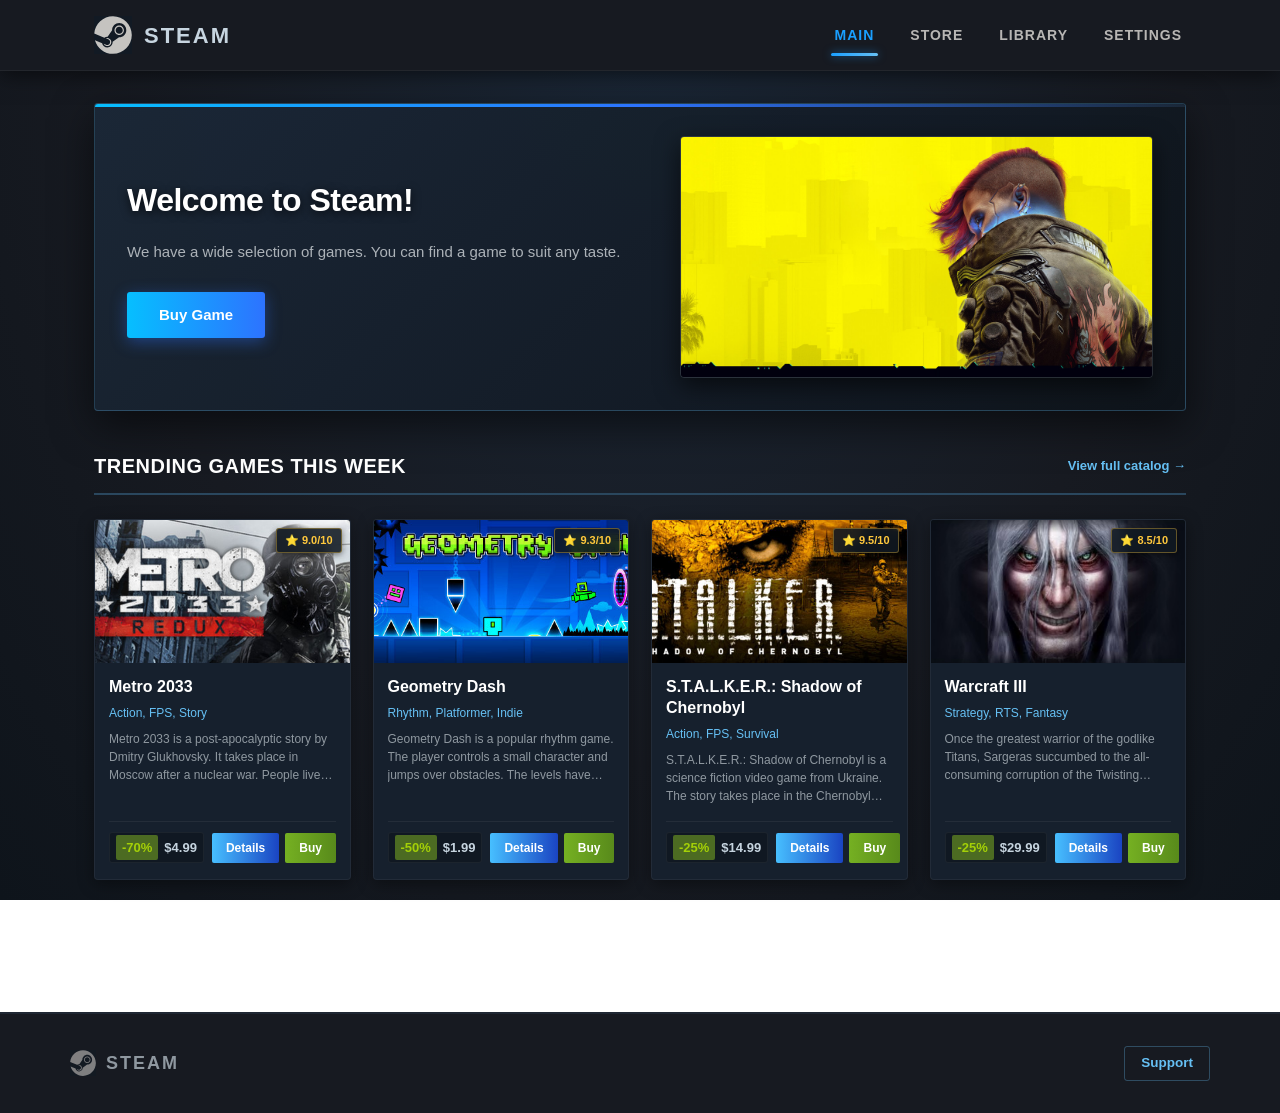
<file: index.html>
<!DOCTYPE html>
<html lang="en">
<head>
    <meta charset="UTF-8">
    <meta name="viewport" content="width=device-width, initial-scale=1.0">
    <title>Steam — Home</title>
    <link rel="stylesheet" href="style.css">
</head>
<body>
    <header class="site-head">
        <div class="header-container">
            <a href="index.html" class="logo-text">
                <img src="images/steam_logo.svg" alt="Steam Logo" class="site-logo-icon">
                <span>Steam</span>
            </a>
            <nav class="main-nav" aria-label="Main Menu">
                <a href="index.html" class="nav-link active" aria-current="page">Main</a>
                <a href="store.html" class="nav-link">Store</a>
                <a href="libary.html" class="nav-link">Library</a>
                <a href="setting.html" class="nav-link">Settings</a>
            </nav>
        </div>
    </header>

    <main class="main-content">
        <section class="tab-main">
            <div class="featured-content">
                <div class="text-col">
                    <h1>Welcome to Steam!</h1>
                    <p>We have a wide selection of games. You can find a game to suit any taste.</p>
                    <div class="purchase-bar">
                        <a href="store.html" class="buy-action">
                            Buy Game
                        </a>
                    </div>
                </div>

                <div class="image-col">
                    <div class="poster">
                        <img src="images/steam_banner.jpg" alt="Steam — Game Overview" class="poster-img">
                    </div>
                </div>
            </div>
        </section>

        <section class="tab-section">
            <div class="section-divider">
                <h2>Trending games this week</h2>
                <a href="store.html" class="view-catalog-link">View full catalog →</a>
            </div>

            <div class="card-grid">
                
                <article class="game-card">
                    <div class="card-thumb-wrap">
                        <a href="metro2033.html">
                            <img src="images/metro_cover.jpg" alt="Metro 2033" class="card-thumb-img">
                        </a>
                        <span class="card-badge">⭐ 9.0/10</span>
                    </div>
                    <div class="card-info">
                        <h3 class="card-title"><a href="metro2033.html" style="color:inherit;text-decoration:none;">Metro 2033</a></h3>
                        <div class="card-genres">Action, FPS, Story</div>
                        <p class="card-desc">Metro 2033 is a post-apocalyptic story by Dmitry Glukhovsky. It takes place in Moscow after a nuclear war. People live in the underground Metro because the surface is dangerous. The main character, Artyom, travels through the Metro and faces many dangers.</p>
                        <div class="card-bottom-bar">
                            <div class="card-price-group">
                                <span class="card-discount">-70%</span>
                                <span class="card-current-price">$4.99</span>
                            </div>
                            <div class="card-buy-slot">
                                <a href="metro2033.html" class="card-buy-btn">Details</a>
                                <a href="#modal-metro2033" class="card-buy-btn card-btn-buy">Buy</a>
                            </div>
                        </div>
                    </div>
                </article>

                
                <article class="game-card">
                    <div class="card-thumb-wrap">
                        <a href="geometry_dash.html">
                            <img src="images/geometry_dash_cover.png" alt="Geometry Dash" class="card-thumb-img">
                        </a>
                        <span class="card-badge">⭐ 9.3/10</span>
                    </div>
                    <div class="card-info">
                        <h3 class="card-title"><a href="geometry_dash.html" style="color:inherit;text-decoration:none;">Geometry Dash</a></h3>
                        <div class="card-genres">Rhythm, Platformer, Indie</div>
                        <p class="card-desc">Geometry Dash is a popular rhythm game. The player controls a small character and jumps over obstacles. The levels have colorful designs and music. The game is difficult but very exciting. I like Geometry Dash because it is fast, challenging and fun.</p>
                        <div class="card-bottom-bar">
                            <div class="card-price-group">
                                <span class="card-discount">-50%</span>
                                <span class="card-current-price">$1.99</span>
                            </div>
                            <div class="card-buy-slot">
                                <a href="geometry_dash.html" class="card-buy-btn">Details</a>
                                <a href="#modal-geometrydash" class="card-buy-btn card-btn-buy">Buy</a>
                            </div>
                        </div>
                    </div>
                </article>

                
                <article class="game-card">
                    <div class="card-thumb-wrap">
                        <a href="stalker.html">
                            <img src="images/stalker_soc.jpg" alt="S.T.A.L.K.E.R.: Shadow of Chernobyl" class="card-thumb-img">
                        </a>
                        <span class="card-badge">⭐ 9.5/10</span>
                    </div>
                    <div class="card-info">
                        <h3 class="card-title"><a href="stalker.html" style="color:inherit;text-decoration:none;">S.T.A.L.K.E.R.: Shadow of Chernobyl</a></h3>
                        <div class="card-genres">Action, FPS, Survival</div>
                        <p class="card-desc">S.T.A.L.K.E.R.: Shadow of Chernobyl is a science fiction video game from Ukraine. The story takes place in the Chernobyl Exclusion Zone after a mysterious disaster. The main character is called the Marked One. He explores the Zone, finds dangerous places and meets other stalkers.</p>
                        <div class="card-bottom-bar">
                            <div class="card-price-group">
                                <span class="card-discount">-25%</span>
                                <span class="card-current-price">$14.99</span>
                            </div>
                            <div class="card-buy-slot">
                                <a href="stalker.html" class="card-buy-btn">Details</a>
                                <a href="#modal-stalker" class="card-buy-btn card-btn-buy">Buy</a>
                            </div>
                        </div>
                    </div>
                </article>

               
                <article class="game-card">
                    <div class="card-thumb-wrap">
                        <a href="warcraft3.html">
                            <img src="images/warcraft3.jpg" alt="Warcraft III: The Frozen Throne" class="card-thumb-img">
                        </a>
                        <span class="card-badge">⭐ 8.5/10</span>
                    </div>
                    <div class="card-info">
                        <h3 class="card-title"><a href="warcraft3.html" style="color:inherit;text-decoration:none;">Warcraft III</a></h3>
                        <div class="card-genres">Strategy, RTS, Fantasy</div>
                        <p class="card-desc">Once the greatest warrior of the godlike Titans, Sargeras succumbed to the all-consuming corruption of the Twisting Nether while attempting to shield his brethren from its depravity. Convinced that the only way to spare the universe was to purge it, he forged the Burning Legion.</p>
                        <div class="card-bottom-bar">
                            <div class="card-price-group">
                                <span class="card-discount">-25%</span>
                                <span class="card-current-price">$29.99</span>
                            </div>
                            <div class="card-buy-slot">
                                <a href="warcraft3.html" class="card-buy-btn">Details</a>
                                <a href="#modal-warcraft3" class="card-buy-btn card-btn-buy">Buy</a>
                            </div>
                        </div>
                    </div>
                </article>
            </div>
        </section>
    </main>

    <!-- PURE CSS MODAL 1: Metro 2033 -->
    <div id="modal-metro2033" class="steam-modal-overlay">
        <a href="#!" class="modal-backdrop-link" aria-label="Close dialog"></a>
        <div class="steam-modal-dialog">
            <div class="steam-modal-header">
                <h3>🛍️ Steam Purchase & Checkout</h3>
                <a href="#!" class="modal-close-btn" aria-label="Close dialog">✕</a>
            </div>
            <div class="steam-modal-body">
                <div class="checkout-game-preview">
                    <img src="images/metro_cover.jpg" alt="Metro 2033" class="checkout-game-thumb">
                    <div class="checkout-game-details">
                        <h4 class="checkout-game-title">Metro 2033</h4>
                        <div class="checkout-game-prices">
                            <span class="card-discount">-70%</span>
                            <span class="checkout-orig-price">$16.99</span>
                            <span class="checkout-final-price">$4.99</span>
                        </div>
                    </div>
                </div>

                <div>
                    <h5 class="modal-section-title">Purchase Option:</h5>
                    <div class="payment-options-group">
                        <label class="payment-radio-label">
                            <input type="radio" name="target_metro" value="self" checked>
                            <span>Purchase for my account (<strong>Artyom_2033</strong>)</span>
                        </label>
                        <label class="payment-radio-label">
                            <input type="radio" name="target_metro" value="gift">
                            <span>Purchase as a gift to a Steam Friend</span>
                        </label>
                    </div>
                </div>

                <div>
                    <h5 class="modal-section-title">Payment Method:</h5>
                    <select class="steam-select">
                        <option value="wallet">My Steam Wallet ($45.50 available)</option>
                        <option value="visa">Visa / Mastercard (ending in •• 4281)</option>
                        <option value="paypal">PayPal (artyom.metro@sparta.com)</option>
                    </select>
                </div>

                <div class="checkout-summary-box">
                    <div class="summary-row">
                        <span>Account</span>
                        <span>Artyom_2033</span>
                    </div>
                    <div class="summary-row">
                        <span>Subtotal</span>
                        <span>$4.99</span>
                    </div>
                    <div class="summary-row">
                        <span>Estimated Tax</span>
                        <span>$0.00</span>
                    </div>
                    <div class="summary-row total-row">
                        <span>Total Due</span>
                        <span class="total-amount">$4.99</span>
                    </div>
                </div>

                <label class="checkout-checkbox-label">
                    <input type="checkbox" checked required>
                    <span>I agree to the terms of the Steam Subscriber Agreement and authorize Steam to charge my payment method.</span>
                </label>

                <div class="modal-actions">
                    <a href="libary.html" class="btn-confirm-purchase">
                        💳 Complete Purchase ($4.99)
                    </a>
                    <a href="#!" class="btn-cancel-modal">
                        Cancel
                    </a>
                </div>
            </div>
        </div>
    </div>

    <!-- PURE CSS MODAL 2: Geometry Dash -->
    <div id="modal-geometrydash" class="steam-modal-overlay">
        <a href="#!" class="modal-backdrop-link" aria-label="Close dialog"></a>
        <div class="steam-modal-dialog">
            <div class="steam-modal-header">
                <h3>🛍️ Steam Purchase & Checkout</h3>
                <a href="#!" class="modal-close-btn" aria-label="Close dialog">✕</a>
            </div>
            <div class="steam-modal-body">
                <div class="checkout-game-preview">
                    <img src="images/geometry_dash_cover.png" alt="Geometry Dash" class="checkout-game-thumb">
                    <div class="checkout-game-details">
                        <h4 class="checkout-game-title">Geometry Dash</h4>
                        <div class="checkout-game-prices">
                            <span class="card-discount">-50%</span>
                            <span class="checkout-orig-price">$3.99</span>
                            <span class="checkout-final-price">$1.99</span>
                        </div>
                    </div>
                </div>

                <div>
                    <h5 class="modal-section-title">Purchase Option:</h5>
                    <div class="payment-options-group">
                        <label class="payment-radio-label">
                            <input type="radio" name="target_gd" value="self" checked>
                            <span>Purchase for my account (<strong>Artyom_2033</strong>)</span>
                        </label>
                        <label class="payment-radio-label">
                            <input type="radio" name="target_gd" value="gift">
                            <span>Purchase as a gift to a Steam Friend</span>
                        </label>
                    </div>
                </div>

                <div>
                    <h5 class="modal-section-title">Payment Method:</h5>
                    <select class="steam-select">
                        <option value="wallet">My Steam Wallet ($45.50 available)</option>
                        <option value="visa">Visa / Mastercard (ending in •• 4281)</option>
                        <option value="paypal">PayPal (artyom.metro@sparta.com)</option>
                    </select>
                </div>

                <div class="checkout-summary-box">
                    <div class="summary-row">
                        <span>Account</span>
                        <span>Artyom_2033</span>
                    </div>
                    <div class="summary-row">
                        <span>Subtotal</span>
                        <span>$1.99</span>
                    </div>
                    <div class="summary-row">
                        <span>Estimated Tax</span>
                        <span>$0.00</span>
                    </div>
                    <div class="summary-row total-row">
                        <span>Total Due</span>
                        <span class="total-amount">$1.99</span>
                    </div>
                </div>

                <label class="checkout-checkbox-label">
                    <input type="checkbox" checked required>
                    <span>I agree to the terms of the Steam Subscriber Agreement and authorize Steam to charge my payment method.</span>
                </label>

                <div class="modal-actions">
                    <a href="libary.html" class="btn-confirm-purchase">
                        💳 Complete Purchase ($1.99)
                    </a>
                    <a href="#!" class="btn-cancel-modal">
                        Cancel
                    </a>
                </div>
            </div>
        </div>
    </div>

    <!-- PURE CSS MODAL 3: S.T.A.L.K.E.R. -->
    <div id="modal-stalker" class="steam-modal-overlay">
        <a href="#!" class="modal-backdrop-link" aria-label="Close dialog"></a>
        <div class="steam-modal-dialog">
            <div class="steam-modal-header">
                <h3>🛍️ Steam Purchase & Checkout</h3>
                <a href="#!" class="modal-close-btn" aria-label="Close dialog">✕</a>
            </div>
            <div class="steam-modal-body">
                <div class="checkout-game-preview">
                    <img src="images/stalker_soc.jpg" alt="S.T.A.L.K.E.R.: Shadow of Chernobyl" class="checkout-game-thumb">
                    <div class="checkout-game-details">
                        <h4 class="checkout-game-title">S.T.A.L.K.E.R.: Shadow of Chernobyl</h4>
                        <div class="checkout-game-prices">
                            <span class="card-discount">-25%</span>
                            <span class="checkout-orig-price">$19.99</span>
                            <span class="checkout-final-price">$14.99</span>
                        </div>
                    </div>
                </div>

                <div>
                    <h5 class="modal-section-title">Purchase Option:</h5>
                    <div class="payment-options-group">
                        <label class="payment-radio-label">
                            <input type="radio" name="target_stalker" value="self" checked>
                            <span>Purchase for my account (<strong>Artyom_2033</strong>)</span>
                        </label>
                        <label class="payment-radio-label">
                            <input type="radio" name="target_stalker" value="gift">
                            <span>Purchase as a gift to a Steam Friend</span>
                        </label>
                    </div>
                </div>

                <div>
                    <h5 class="modal-section-title">Payment Method:</h5>
                    <select class="steam-select">
                        <option value="wallet">My Steam Wallet ($45.50 available)</option>
                        <option value="visa">Visa / Mastercard (ending in •• 4281)</option>
                        <option value="paypal">PayPal (artyom.metro@sparta.com)</option>
                    </select>
                </div>

                <div class="checkout-summary-box">
                    <div class="summary-row">
                        <span>Account</span>
                        <span>Artyom_2033</span>
                    </div>
                    <div class="summary-row">
                        <span>Subtotal</span>
                        <span>$14.99</span>
                    </div>
                    <div class="summary-row">
                        <span>Estimated Tax</span>
                        <span>$0.00</span>
                    </div>
                    <div class="summary-row total-row">
                        <span>Total Due</span>
                        <span class="total-amount">$14.99</span>
                    </div>
                </div>

                <label class="checkout-checkbox-label">
                    <input type="checkbox" checked required>
                    <span>I agree to the terms of the Steam Subscriber Agreement and authorize Steam to charge my payment method.</span>
                </label>

                <div class="modal-actions">
                    <a href="libary.html" class="btn-confirm-purchase">
                        💳 Complete Purchase ($14.99)
                    </a>
                    <a href="#!" class="btn-cancel-modal">
                        Cancel
                    </a>
                </div>
            </div>
        </div>
    </div>

    <!-- PURE CSS MODAL 4: Warcraft III -->
    <div id="modal-warcraft3" class="steam-modal-overlay">
        <a href="#!" class="modal-backdrop-link" aria-label="Close dialog"></a>
        <div class="steam-modal-dialog">
            <div class="steam-modal-header">
                <h3>🛍️ Steam Purchase & Checkout</h3>
                <a href="#!" class="modal-close-btn" aria-label="Close dialog">✕</a>
            </div>
            <div class="steam-modal-body">
                <div class="checkout-game-preview">
                    <img src="images/warcraft3.jpg" alt="Warcraft III" class="checkout-game-thumb">
                    <div class="checkout-game-details">
                        <h4 class="checkout-game-title">Warcraft III</h4>
                        <div class="checkout-game-prices">
                            <span class="card-discount">-25%</span>
                            <span class="checkout-orig-price">$39.99</span>
                            <span class="checkout-final-price">$29.99</span>
                        </div>
                    </div>
                </div>

                <div>
                    <h5 class="modal-section-title">Purchase Option:</h5>
                    <div class="payment-options-group">
                        <label class="payment-radio-label">
                            <input type="radio" name="target_war" value="self" checked>
                            <span>Purchase for my account (<strong>Artyom_2033</strong>)</span>
                        </label>
                        <label class="payment-radio-label">
                            <input type="radio" name="target_war" value="gift">
                            <span>Purchase as a gift to a Steam Friend</span>
                        </label>
                    </div>
                </div>

                <div>
                    <h5 class="modal-section-title">Payment Method:</h5>
                    <select class="steam-select">
                        <option value="wallet">My Steam Wallet ($45.50 available)</option>
                        <option value="visa">Visa / Mastercard (ending in •• 4281)</option>
                        <option value="paypal">PayPal (artyom.metro@sparta.com)</option>
                    </select>
                </div>

                <div class="checkout-summary-box">
                    <div class="summary-row">
                        <span>Account</span>
                        <span>Artyom_2033</span>
                    </div>
                    <div class="summary-row">
                        <span>Subtotal</span>
                        <span>$29.99</span>
                    </div>
                    <div class="summary-row">
                        <span>Estimated Tax</span>
                        <span>$0.00</span>
                    </div>
                    <div class="summary-row total-row">
                        <span>Total Due</span>
                        <span class="total-amount">$29.99</span>
                    </div>
                </div>

                <label class="checkout-checkbox-label">
                    <input type="checkbox" checked required>
                    <span>I agree to the terms of the Steam Subscriber Agreement and authorize Steam to charge my payment method.</span>
                </label>

                <div class="modal-actions">
                    <a href="libary.html" class="btn-confirm-purchase">
                        💳 Complete Purchase ($29.99)
                    </a>
                    <a href="#!" class="btn-cancel-modal">
                        Cancel
                    </a>
                </div>
            </div>
        </div>
    </div>

    <footer class="site-footer">
        <div class="footer-container">
            <a href="index.html" class="footer-logo-block">
                <img src="images/steam_logo.svg" alt="Steam Logo" class="footer-logo-icon">
                <span class="footer-title">steam</span>
            </a>

            <div class="footer-support-block">
                <a href="Support.html" class="support-btn">Support</a>
            </div>
        </div>
    </footer>
     
</body>
</html>
</file>
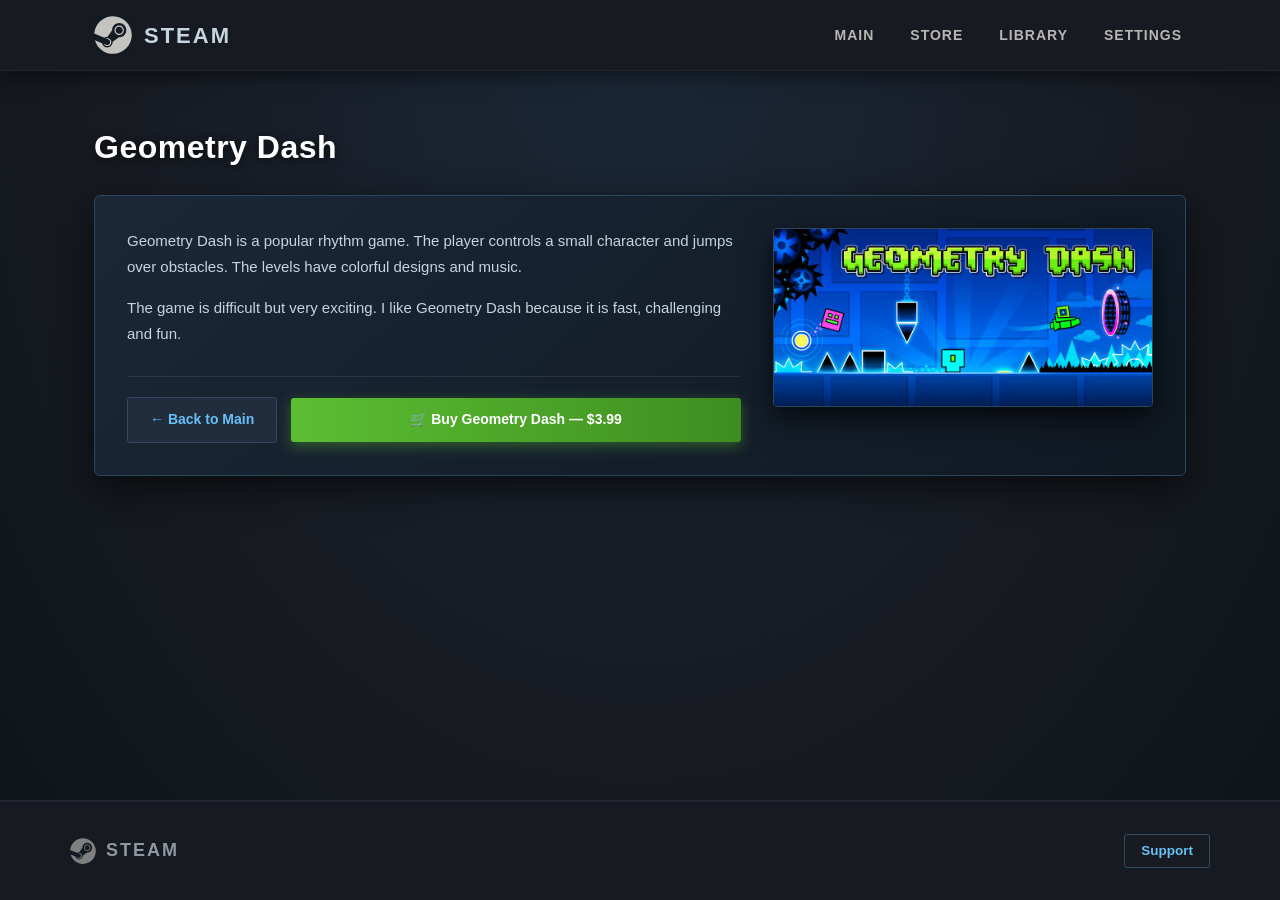
<file: geometry_dash.html>
<!DOCTYPE html>
<html lang="en">
<head>
    <meta charset="UTF-8">
    <meta name="viewport" content="width=device-width, initial-scale=1.0">
    <title>Steam — Geometry Dash</title>
    <link rel="stylesheet" href="style.css">
</head>
<body>
    <header class="site-head">
        <div class="header-container">
            <a href="index.html" class="logo-text">
                <img src="images/steam_logo.svg" alt="Steam Logo" class="site-logo-icon">
                <span>Steam</span>
            </a>
            <nav class="main-nav" aria-label="Main Menu">
                <a href="index.html" class="nav-link">Main</a>
                <a href="store.html" class="nav-link">Store</a>
                <a href="libary.html" class="nav-link">Library</a>
                <a href="setting.html" class="nav-link">Settings</a>
            </nav>
        </div>
    </header>

    <main class="main-content">
        <section class="game-full-view">
            <h1 class="game-full-title">Geometry Dash</h1>

            <div class="game-full-layout">
                <div class="game-full-description">
                    <p>Geometry Dash is a popular rhythm game. The player controls a small character and jumps over obstacles. The levels have colorful designs and music.</p>
                    <p>The game is difficult but very exciting. I like Geometry Dash because it is fast, challenging and fun.</p>
                    <div class="game-full-actions">
                        <a href="index.html" class="back-btn">← Back to Main</a>
                        <a href="#modal-gd" class="btn-confirm-purchase" style="padding: 10px 22px; font-size: 14px; text-decoration: none;">🛒 Buy Geometry Dash — $3.99</a>
                    </div>
                </div>

                <div class="game-full-media">
                    <img src="images/geometry_dash_cover.png" alt="Geometry Dash" class="game-cover-large">
                </div>
            </div>
        </section>
    </main>

    <footer class="site-footer">
        <div class="footer-container">
            <a href="index.html" class="footer-logo-block">
                <img src="images/steam_logo.svg" alt="Steam Logo" class="footer-logo-icon">
                <span class="footer-title">steam</span>
            </a>

            <div class="footer-support-block">
                <a href="Support.html" class="support-btn">Support</a>
            </div>
        </div>
    </footer>

    <!-- Pure CSS Purchase Modal for Geometry Dash -->
    <div id="modal-gd" class="steam-modal-overlay">
        <a href="#!" class="modal-backdrop-link" aria-label="Close modal"></a>
        <div class="steam-modal-dialog">
            <div class="steam-modal-header">
                <h3>🛒 Steam Checkout</h3>
                <a href="#!" class="modal-close-btn" aria-label="Close">✕</a>
            </div>
            <div class="steam-modal-body">
                <div class="checkout-game-preview">
                    <img src="images/geometry_dash_cover.png" alt="Geometry Dash" class="checkout-game-thumb">
                    <div class="checkout-game-details">
                        <h4 class="checkout-game-title">Geometry Dash</h4>
                        <div class="checkout-game-prices">
                            <span class="checkout-final-price">$3.99</span>
                        </div>
                    </div>
                </div>

                <div class="payment-method-section">
                    <div class="modal-section-title">Select Payment Method</div>
                    <div class="payment-options-group">
                        <label class="payment-radio-label">
                            <input type="radio" name="pay_method_gd" value="wallet" checked>
                            <span>💳 Steam Wallet ($45.50 available)</span>
                        </label>
                        <label class="payment-radio-label">
                            <input type="radio" name="pay_method_gd" value="card">
                            <span>💳 Visa / Mastercard (**4242)</span>
                        </label>
                    </div>
                </div>

                <div class="checkout-summary-box">
                    <div class="summary-row">
                        <span>Subtotal:</span>
                        <span>$3.99</span>
                    </div>
                    <div class="summary-row total-row">
                        <span>Total Due:</span>
                        <span class="total-amount">$3.99</span>
                    </div>
                </div>

                <div class="modal-actions">
                    <a href="libary.html" class="btn-confirm-purchase">✓ Complete Purchase</a>
                    <a href="#!" class="btn-cancel-modal">Cancel</a>
                </div>
            </div>
        </div>
    </div>
</body>
</html>
</file>
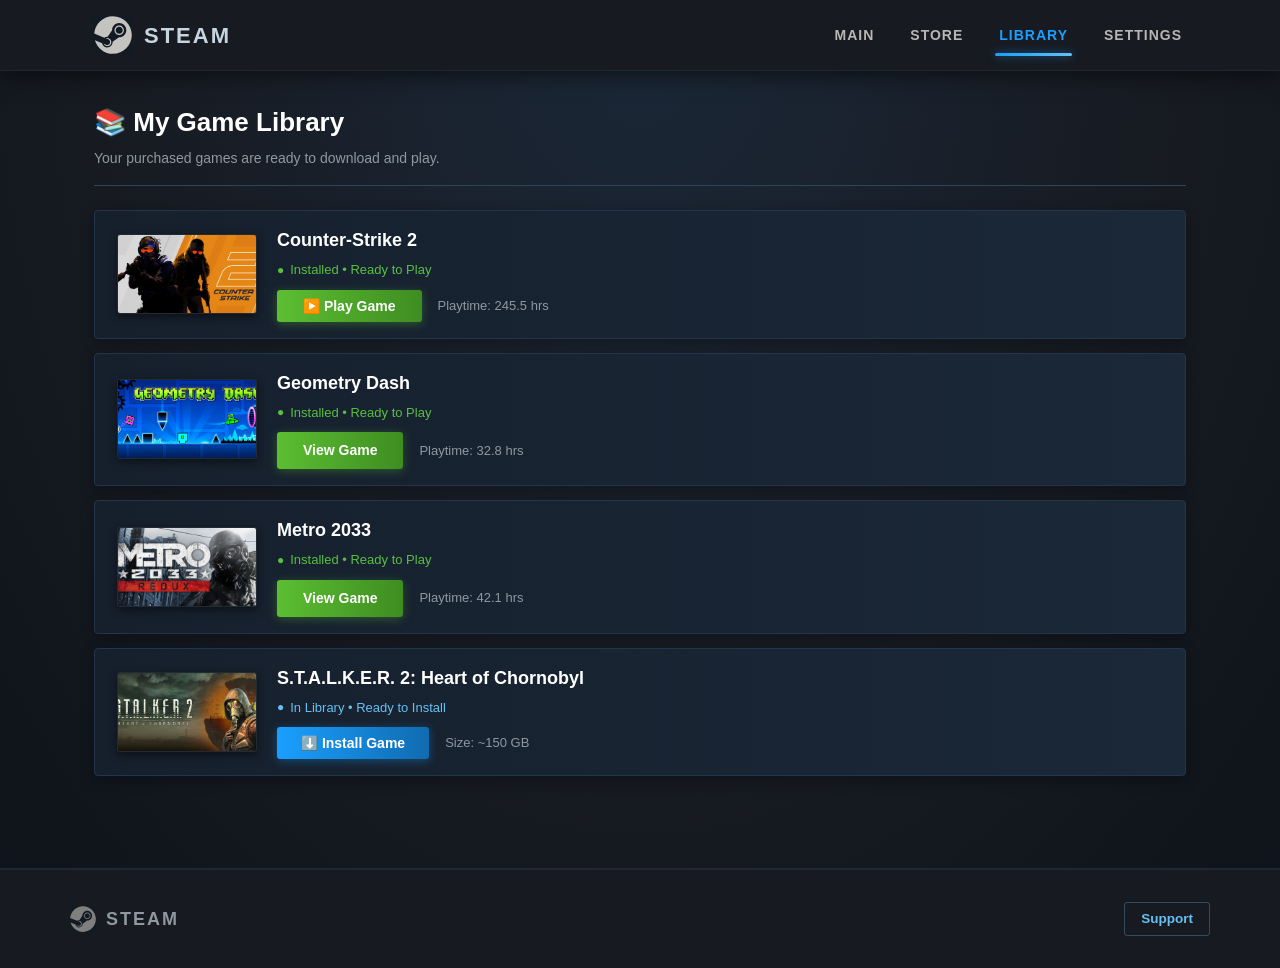
<file: libary.html>
<!DOCTYPE html>
<html lang="en">
<head>
    <meta charset="UTF-8">
    <meta name="viewport" content="width=device-width, initial-scale=1.0">
    <title>Steam — Library</title>
    <link rel="stylesheet" href="style.css">
</head>
<body>
    <header class="site-head">
        <div class="header-container">
            <a href="index.html" class="logo-text">
                <img src="images/steam_logo.svg" alt="Steam Logo" class="site-logo-icon">
                <span>Steam</span>
            </a>
            <nav class="main-nav" aria-label="Main Menu">
                <a href="index.html" class="nav-link">Main</a>
                <a href="store.html" class="nav-link">Store</a>
                <a href="libary.html" class="nav-link active" aria-current="page">Library</a>
                <a href="setting.html" class="nav-link">Settings</a>
            </nav>
        </div>
    </header>

    <main class="main-content">
        <div class="library-header">
            <h1>📚 My Game Library</h1>
            <p class="subtitle">Your purchased games are ready to download and play.</p>
        </div>

        <div class="library-list">
            
            <article class="library-item-card item-cs2">
                <img src="images/cs2_cover.jpg" alt="Counter-Strike 2" class="library-item-img">
                <div class="library-item-info">
                    <h2 class="library-item-title">Counter-Strike 2</h2>
                    <div class="library-item-status status-installed">
                        <span class="status-dot">●</span> Installed • Ready to Play
                    </div>
                    <div class="library-item-actions">
                        <button type="button" class="play-game-btn">▶️ Play Game</button>
                        <span class="game-hours">Playtime: 245.5 hrs</span>
                    </div>
                </div>
            </article>

            
            <article class="library-item-card">
                <img src="images/geometry_dash_cover.png" alt="Geometry Dash" class="library-item-img">
                <div class="library-item-info">
                    <h2 class="library-item-title">Geometry Dash</h2>
                    <div class="library-item-status status-installed">
                        <span class="status-dot">●</span> Installed • Ready to Play
                    </div>
                    <div class="library-item-actions">
                        <a href="geometry_dash.html" class="play-game-btn">View Game</a>
                        <span class="game-hours">Playtime: 32.8 hrs</span>
                    </div>
                </div>
            </article>

            
            <article class="library-item-card">
                <img src="images/metro_cover.jpg" alt="Metro 2033" class="library-item-img">
                <div class="library-item-info">
                    <h2 class="library-item-title">Metro 2033</h2>
                    <div class="library-item-status status-installed">
                        <span class="status-dot">●</span> Installed • Ready to Play
                    </div>
                    <div class="library-item-actions">
                        <a href="metro2033.html" class="play-game-btn">View Game</a>
                        <span class="game-hours">Playtime: 42.1 hrs</span>
                    </div>
                </div>
            </article>
            <article class="library-item-card">
                <img src="images/stalker2.jpg" alt="S.T.A.L.K.E.R. 2" class="library-item-img">
                <div class="library-item-info">
                    <h2 class="library-item-title">S.T.A.L.K.E.R. 2: Heart of Chornobyl</h2>
                    <div class="library-item-status status-ready">
                        <span class="status-dot dot-blue">●</span> In Library • Ready to Install
                    </div>
                    <div class="library-item-actions">
                        <button type="button" class="install-game-btn">⬇️ Install Game</button>
                        <span class="game-hours">Size: ~150 GB</span>
                    </div>
                </div>
            </article>
        </div>
    </main>

    <footer class="site-footer">
        <div class="footer-container">
            <a href="index.html" class="footer-logo-block">
                <img src="images/steam_logo.svg" alt="Steam Logo" class="footer-logo-icon">
                <span class="footer-title">steam</span>
            </a>

            <div class="footer-support-block">
                <a href="Support.html" class="support-btn">Support</a>
            </div>
        </div>
    </footer>
</body>
</html>
</file>
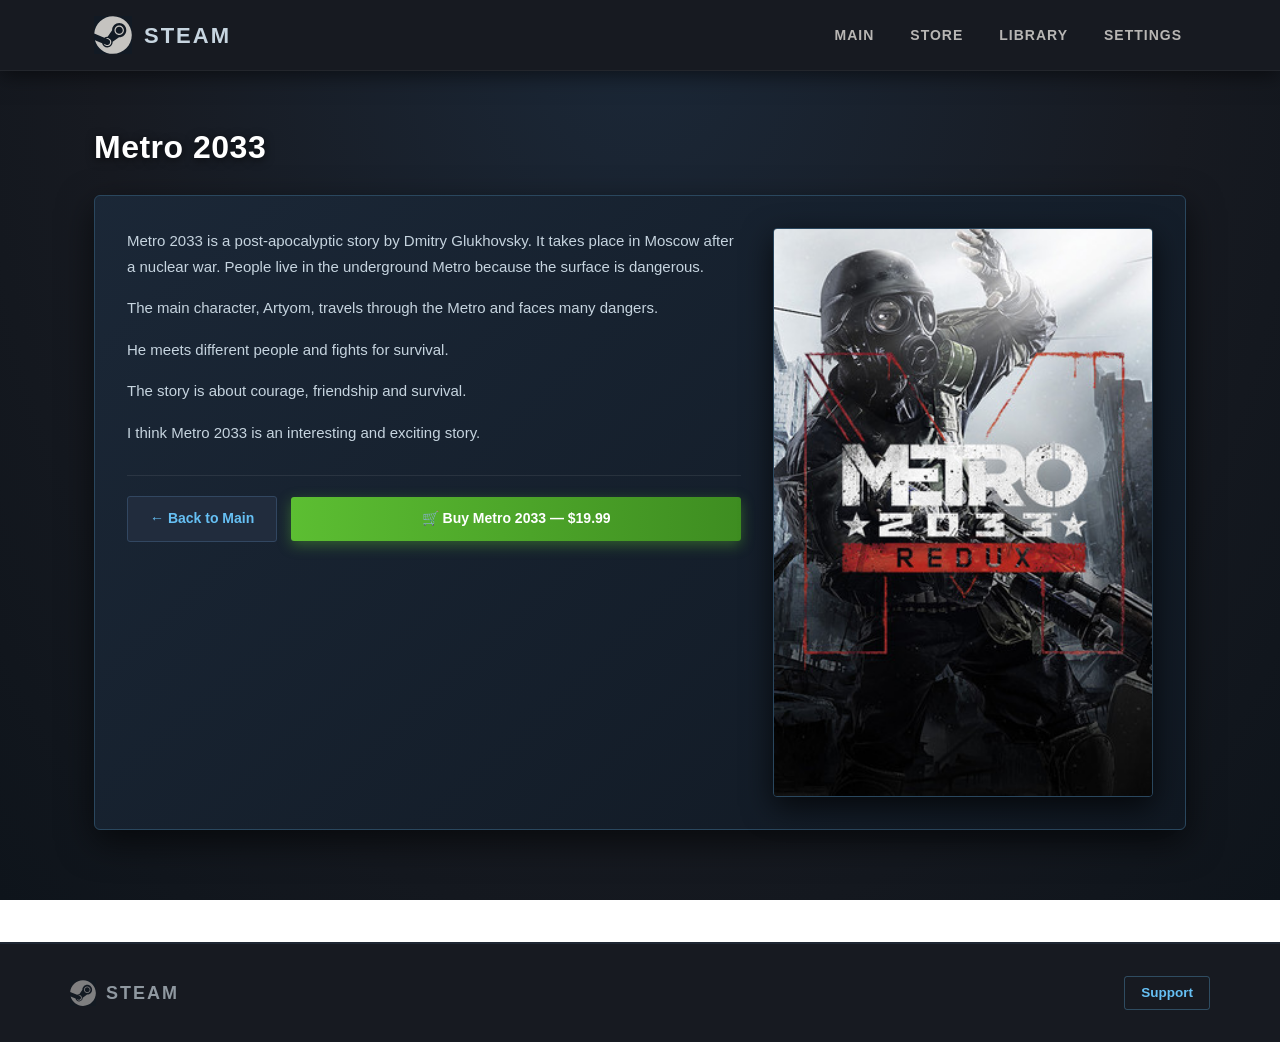
<file: metro2033.html>
<!DOCTYPE html>
<html lang="en">
<head>
    <meta charset="UTF-8">
    <meta name="viewport" content="width=device-width, initial-scale=1.0">
    <title>Steam — Metro 2033</title>
    <link rel="stylesheet" href="style.css">
</head>
<body>
    <header class="site-head">
        <div class="header-container">
            <a href="index.html" class="logo-text">
                <img src="images/steam_logo.svg" alt="Steam Logo" class="site-logo-icon">
                <span>Steam</span>
            </a>
            <nav class="main-nav" aria-label="Main Menu">
                <a href="index.html" class="nav-link">Main</a>
                <a href="store.html" class="nav-link">Store</a>
                <a href="libary.html" class="nav-link">Library</a>
                <a href="setting.html" class="nav-link">Settings</a>
            </nav>
        </div>
    </header>

    <main class="main-content">
        <section class="game-full-view">
            <h1 class="game-full-title">Metro 2033</h1>

            <div class="game-full-layout">
                <div class="game-full-description">
                    <p>Metro 2033 is a post-apocalyptic story by Dmitry Glukhovsky. It takes place in Moscow after a nuclear war. People live in the underground Metro because the surface is dangerous.</p>
                    <p>The main character, Artyom, travels through the Metro and faces many dangers.</p>
                    <p>He meets different people and fights for survival.</p>
                    <p>The story is about courage, friendship and survival.</p>
                    <p>I think Metro 2033 is an interesting and exciting story.</p>
                    <div class="game-full-actions">
                        <a href="index.html" class="back-btn">← Back to Main</a>
                        <a href="#modal-metro2033" class="btn-confirm-purchase" style="padding: 10px 22px; font-size: 14px; text-decoration: none;">🛒 Buy Metro 2033 — $19.99</a>
                    </div>
                </div>

                <div class="game-full-media">
                    <img src="images/metro_2033_detail.png" alt="Metro 2033" class="game-cover-large">
                </div>
            </div>
        </section>
    </main>

    <footer class="site-footer">
        <div class="footer-container">
            <a href="index.html" class="footer-logo-block">
                <img src="images/steam_logo.svg" alt="Steam Logo" class="footer-logo-icon">
                <span class="footer-title">steam</span>
            </a>

            <div class="footer-support-block">
                <a href="Support.html" class="support-btn">Support</a>
            </div>
        </div>
    </footer>

    <!-- Pure CSS Purchase Modal for Metro 2033 -->
    <div id="modal-metro2033" class="steam-modal-overlay">
        <a href="#!" class="modal-backdrop-link" aria-label="Close modal"></a>
        <div class="steam-modal-dialog">
            <div class="steam-modal-header">
                <h3>🛒 Steam Checkout</h3>
                <a href="#!" class="modal-close-btn" aria-label="Close">✕</a>
            </div>
            <div class="steam-modal-body">
                <div class="checkout-game-preview">
                    <img src="images/metro_cover.jpg" alt="Metro 2033" class="checkout-game-thumb">
                    <div class="checkout-game-details">
                        <h4 class="checkout-game-title">Metro 2033 Redux</h4>
                        <div class="checkout-game-prices">
                            <span class="checkout-orig-price">$19.99</span>
                            <span class="discount-badge">-80%</span>
                            <span class="checkout-final-price">$3.99</span>
                        </div>
                    </div>
                </div>

                <div class="payment-method-section">
                    <div class="modal-section-title">Select Payment Method</div>
                    <div class="payment-options-group">
                        <label class="payment-radio-label">
                            <input type="radio" name="pay_method_metro" value="wallet" checked>
                            <span>💳 Steam Wallet ($45.50 available)</span>
                        </label>
                        <label class="payment-radio-label">
                            <input type="radio" name="pay_method_metro" value="card">
                            <span>💳 Visa / Mastercard (**4242)</span>
                        </label>
                    </div>
                </div>

                <div class="checkout-summary-box">
                    <div class="summary-row">
                        <span>Subtotal:</span>
                        <span>$19.99</span>
                    </div>
                    <div class="summary-row">
                        <span>Discount:</span>
                        <span>-$16.00</span>
                    </div>
                    <div class="summary-row total-row">
                        <span>Total Due:</span>
                        <span class="total-amount">$3.99</span>
                    </div>
                </div>

                <div class="modal-actions">
                    <a href="libary.html" class="btn-confirm-purchase">✓ Complete Purchase</a>
                    <a href="#!" class="btn-cancel-modal">Cancel</a>
                </div>
            </div>
        </div>
    </div>
</body>
</html>
</file>
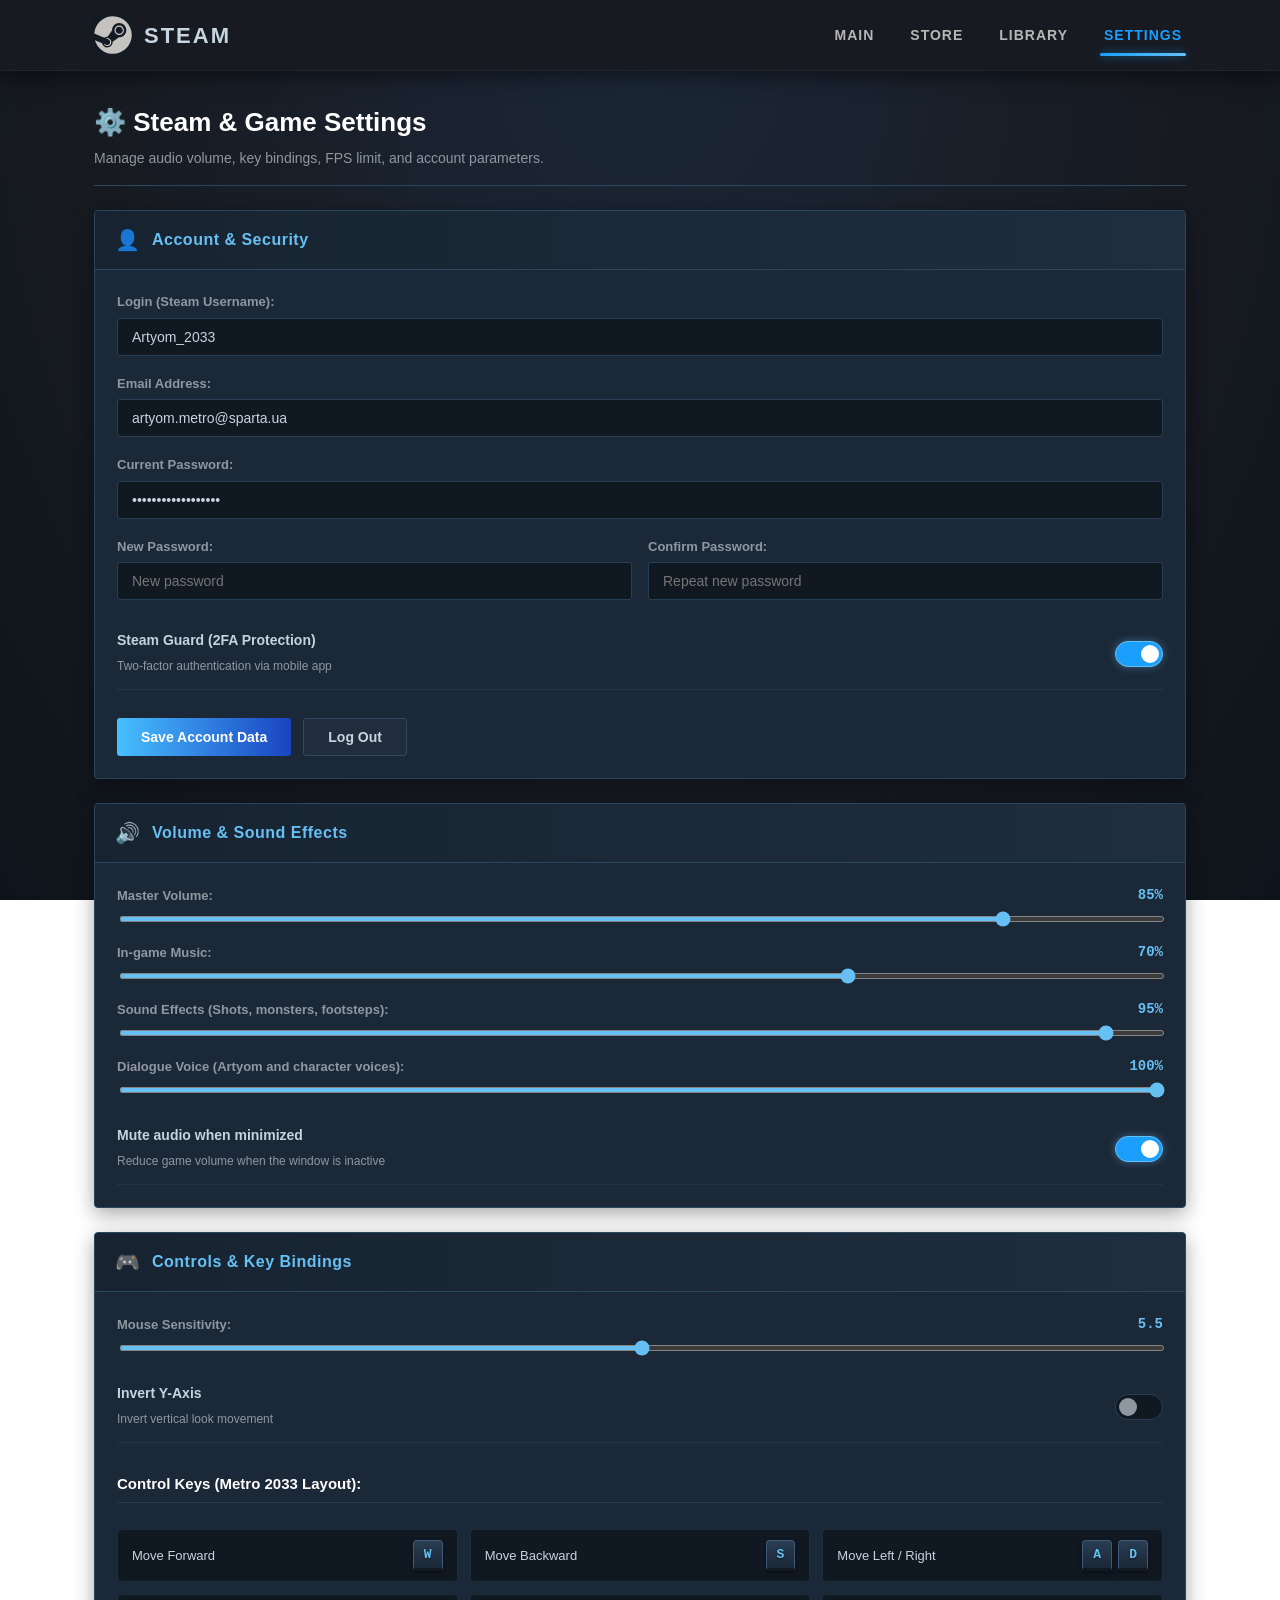
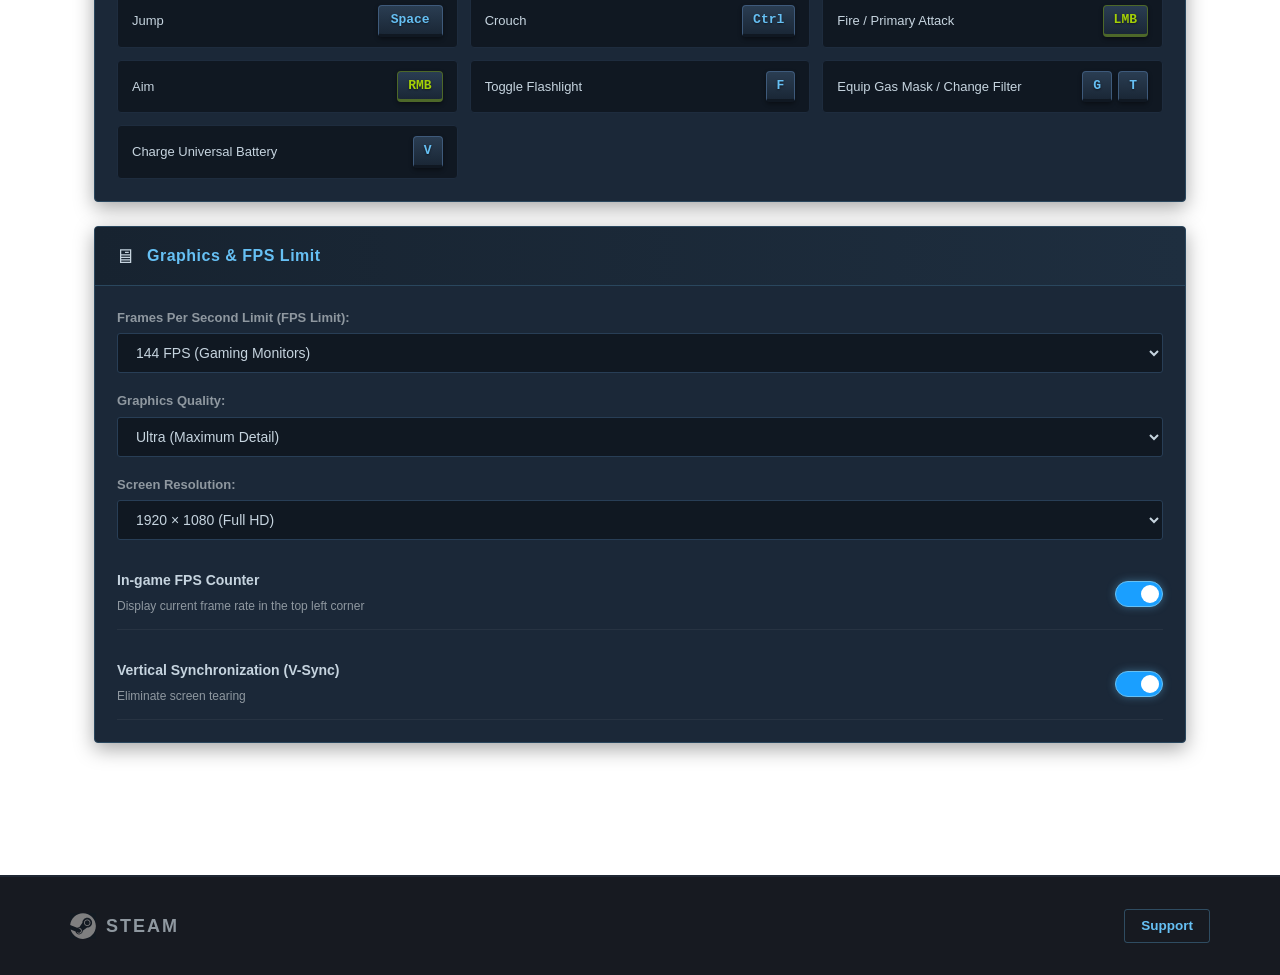
<file: setting.html>
<!DOCTYPE html>
<html lang="en">
<head>
    <meta charset="UTF-8">
    <meta name="viewport" content="width=device-width, initial-scale=1.0">
    <title>Steam — Settings</title>
    <link rel="stylesheet" href="style.css">
</head>
<body>
    <header class="site-head">
        <div class="header-container">
            <a href="index.html" class="logo-text">
                <img src="images/steam_logo.svg" alt="Steam Logo" class="site-logo-icon">
                <span>Steam</span>
            </a>
            <nav class="main-nav" aria-label="Main Navigation">
                <a href="index.html" class="nav-link">Main</a>
                <a href="store.html" class="nav-link">Store</a>
                <a href="libary.html" class="nav-link">Library</a>
                <a href="setting.html" class="nav-link active" aria-current="page">Settings</a>
            </nav>
        </div>
    </header>

    <main class="main-content">
        <section id="content-settings" class="tab-section">
            <div class="settings-page-header">
                <h1>⚙️ Steam & Game Settings</h1>
                <p class="subtitle">Manage audio volume, key bindings, FPS limit, and account parameters.</p>
            </div>

            <form class="settings-cards-container" action="#" method="post">

                
                <section class="settings-box">
                    <div class="settings-box-header">
                        <span class="box-icon" aria-hidden="true">👤</span>
                        <h2>Account & Security</h2>
                    </div>
                    <div class="settings-box-body">
                        <div class="form-group">
                            <label for="acc-login">Login (Steam Username):</label>
                            <input type="text" id="acc-login" name="login" class="steam-input" value="Artyom_2033" placeholder="Enter login" autocomplete="username">
                        </div>

                        <div class="form-group">
                            <label for="acc-email">Email Address:</label>
                            <input type="email" id="acc-email" name="email" class="steam-input" value="artyom.metro@sparta.ua" placeholder="name@email.com" autocomplete="email">
                        </div>

                        <div class="form-group">
                            <label for="acc-pass-current">Current Password:</label>
                            <input type="password" id="acc-pass-current" name="current_password" class="steam-input" value="SecretPassword2033" placeholder="Enter current password" autocomplete="current-password">
                        </div>

                        <div class="form-row-2">
                            <div class="form-group">
                                <label for="acc-pass-new">New Password:</label>
                                <input type="password" id="acc-pass-new" name="new_password" class="steam-input" placeholder="New password" autocomplete="new-password">
                            </div>
                            <div class="form-group">
                                <label for="acc-pass-confirm">Confirm Password:</label>
                                <input type="password" id="acc-pass-confirm" name="confirm_password" class="steam-input" placeholder="Repeat new password" autocomplete="new-password">
                            </div>
                        </div>

                        <div class="toggle-row">
                            <div class="toggle-text">
                                <strong>Steam Guard (2FA Protection)</strong>
                                <span>Two-factor authentication via mobile app</span>
                            </div>
                            <label class="css-switch" for="toggle-steam-guard">
                                <input type="checkbox" id="toggle-steam-guard" name="steam_guard" checked>
                                <span class="switch-slider"></span>
                            </label>
                        </div>
                        <div class="box-actions">
                            <button type="submit" class="btn-primary-settings">Save Account Data</button>
                            <button type="button" class="btn-secondary-settings">Log Out</button>
                        </div>
                    </div>
                </section>

                
                <section class="settings-box">
                    <div class="settings-box-header">
                        <span class="box-icon" aria-hidden="true">🔊</span>
                        <h2>Volume & Sound Effects</h2>
                    </div>
                    <div class="settings-box-body">
                        <div class="slider-group">
                            <div class="slider-label-row">
                                <label for="vol-master">Master Volume:</label>
                                <span class="slider-val">85%</span>
                            </div>
                            <input type="range" id="vol-master" name="vol_master" min="0" max="100" value="85" class="steam-range">
                        </div>

                        <div class="slider-group">
                            <div class="slider-label-row">
                                <label for="vol-music">In-game Music:</label>
                                <span class="slider-val">70%</span>
                            </div>
                            <input type="range" id="vol-music" name="vol_music" min="0" max="100" value="70" class="steam-range">
                        </div>

                        <div class="slider-group">
                            <div class="slider-label-row">
                                <label for="vol-sfx">Sound Effects (Shots, monsters, footsteps):</label>
                                <span class="slider-val">95%</span>
                            </div>
                            <input type="range" id="vol-sfx" name="vol_sfx" min="0" max="100" value="95" class="steam-range">
                        </div>

                        <div class="slider-group">
                            <div class="slider-label-row">
                                <label for="vol-voice">Dialogue Voice (Artyom and character voices):</label>
                                <span class="slider-val">100%</span>
                            </div>
                            <input type="range" id="vol-voice" name="vol_voice" min="0" max="100" value="100" class="steam-range">
                        </div>

                        <div class="toggle-row">
                            <div class="toggle-text">
                                <strong>Mute audio when minimized</strong>
                                <span>Reduce game volume when the window is inactive</span>
                            </div>
                            <label class="css-switch" for="toggle-mute-audio">
                                <input type="checkbox" id="toggle-mute-audio" name="mute_audio" checked>
                                <span class="switch-slider"></span>
                            </label>
                        </div>
                    </div>
                </section>

                
                <section class="settings-box">
                    <div class="settings-box-header">
                        <span class="box-icon" aria-hidden="true">🎮</span>
                        <h2>Controls & Key Bindings</h2>
                    </div>
                    <div class="settings-box-body">
                        <div class="slider-group">
                            <div class="slider-label-row">
                                <label for="mouse-sens">Mouse Sensitivity:</label>
                                <span class="slider-val">5.5</span>
                            </div>
                            <input type="range" id="mouse-sens" name="mouse_sens" min="1" max="10" step="0.5" value="5.5" class="steam-range">
                        </div>
                        <div class="toggle-row">
                            <div class="toggle-text">
                                <strong>Invert Y-Axis</strong>
                                <span>Invert vertical look movement</span>
                            </div>
                            <label class="css-switch" for="toggle-invert-y">
                                <input type="checkbox" id="toggle-invert-y" name="invert_y">
                                <span class="switch-slider"></span>
                            </label>
                        </div>

                        <h3 class="sub-heading">Control Keys (Metro 2033 Layout):</h3>
                        <div class="controls-grid">
                            <div class="control-item">
                                <span class="action-name">Move Forward</span>
                                <kbd class="key-badge">W</kbd>
                            </div>
                            <div class="control-item">
                                <span class="action-name">Move Backward</span>
                                <kbd class="key-badge">S</kbd>
                            </div>
                            <div class="control-item">
                                <span class="action-name">Move Left / Right</span>
                                <div class="keys-double"><kbd class="key-badge">A</kbd> <kbd class="key-badge">D</kbd></div>
                            </div>
                            <div class="control-item">
                                <span class="action-name">Jump</span>
                                <kbd class="key-badge wide">Space</kbd>
                            </div>
                            <div class="control-item">
                                <span class="action-name">Crouch</span>
                                <kbd class="key-badge">Ctrl</kbd>
                            </div>
                            <div class="control-item">
                                <span class="action-name">Fire / Primary Attack</span>
                                <kbd class="key-badge mouse-key">LMB</kbd>
                            </div>
                            <div class="control-item">
                                <span class="action-name">Aim</span>
                                <kbd class="key-badge mouse-key">RMB</kbd>
                            </div>
                            <div class="control-item">
                                <span class="action-name">Toggle Flashlight</span>
                                <kbd class="key-badge">F</kbd>
                            </div>
                            <div class="control-item">
                                <span class="action-name">Equip Gas Mask / Change Filter</span>
                                <div class="keys-double"><kbd class="key-badge">G</kbd> <kbd class="key-badge">T</kbd></div>
                            </div>
                            <div class="control-item">
                                <span class="action-name">Charge Universal Battery</span>
                                <kbd class="key-badge">V</kbd>
                            </div>
                        </div>
                    </div>
                </section>
                <section class="settings-box">
                    <div class="settings-box-header">
                        <span class="box-icon" aria-hidden="true">🖥</span>
                        <h2>Graphics & FPS Limit</h2>
                    </div>
                    <div class="settings-box-body">
                        <div class="form-group">
                            <label for="fps-limit-select">Frames Per Second Limit (FPS Limit):</label>
                            <select id="fps-limit-select" name="fps_limit" class="steam-select">
                                <option value="30">30 FPS (Power Saving)</option>
                                <option value="60">60 FPS (Standard)</option>
                                <option value="120">120 FPS (High Smoothness)</option>
                                <option value="144" selected>144 FPS (Gaming Monitors)</option>
                                <option value="240">240 FPS (Esports)</option>
                                <option value="unlimited">Unlimited (Max Performance)</option>
                            </select>
                        </div>

                        <div class="form-group">
                            <label for="graphics-quality">Graphics Quality:</label>
                            <select id="graphics-quality" name="graphics_quality" class="steam-select">
                                <option value="low">Low</option>
                                <option value="medium">Medium</option>
                                <option value="high">High</option>
                                <option value="ultra" selected>Ultra (Maximum Detail)</option>
                            </select>
                        </div>

                        <div class="form-group">
                            <label for="resolution-select">Screen Resolution:</label>
                            <select id="resolution-select" name="resolution" class="steam-select">
                                <option value="1920x1080" selected>1920 × 1080 (Full HD)</option>
                                <option value="2560x1440">2560 × 1440 (2K QHD)</option>
                                <option value="3840x2160">3840 × 2160 (4K Ultra HD)</option>
                            </select>
                        </div>

                        <div class="toggle-row">
                            <div class="toggle-text">
                                <strong>In-game FPS Counter</strong>
                                <span>Display current frame rate in the top left corner</span>
                            </div>
                            <label class="css-switch" for="toggle-fps-counter">
                                <input type="checkbox" id="toggle-fps-counter" name="fps_counter" checked>
                                <span class="switch-slider"></span>
                            </label>
                        </div>

                        <div class="toggle-row">
                            <div class="toggle-text">
                                <strong>Vertical Synchronization (V-Sync)</strong>
                                <span>Eliminate screen tearing</span>
                            </div>
                            <label class="css-switch" for="toggle-vsync">
                                <input type="checkbox" id="toggle-vsync" name="vsync" checked>
                                <span class="switch-slider"></span>
                            </label>
                        </div>
                    </div>
                </section>

            </form>
        </section>
    </main>

    <footer class="site-footer">
        <div class="footer-container">
            <a href="index.html" class="footer-logo-block">
                <div class="footer-icon-wrap">
                    <img src="images/steam_logo.svg" alt="Steam" class="footer-logo-icon">
                </div>
                <span class="footer-title">steam</span>
            </a>
            <div class="footer-support-block">
                <a href="Support.html" class="support-btn">Support</a>
            </div>
        </div>
    </footer>
</body>
</html>
</file>
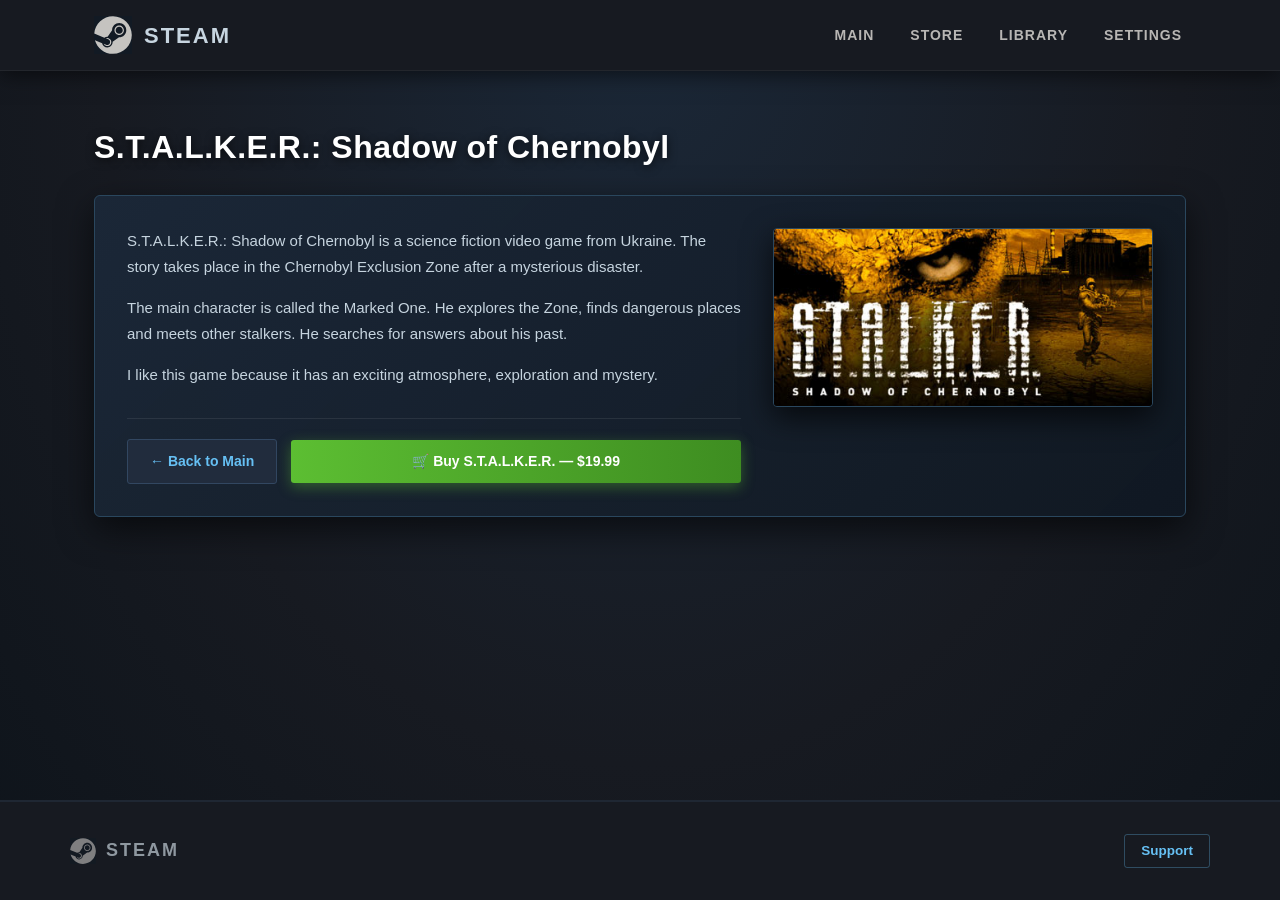
<file: stalker.html>
<!DOCTYPE html>
<html lang="en">
<head>
    <meta charset="UTF-8">
    <meta name="viewport" content="width=device-width, initial-scale=1.0">
    <title>Steam — S.T.A.L.K.E.R.: Shadow of Chernobyl</title>
    <link rel="stylesheet" href="style.css">
</head>
<body>
    <header class="site-head">
        <div class="header-container">
            <a href="index.html" class="logo-text">
                <img src="images/steam_logo.svg" alt="Steam Logo" class="site-logo-icon">
                <span>Steam</span>
            </a>
            <nav class="main-nav" aria-label="Main Menu">
                <a href="index.html" class="nav-link">Main</a>
                <a href="store.html" class="nav-link">Store</a>
                <a href="libary.html" class="nav-link">Library</a>
                <a href="setting.html" class="nav-link">Settings</a>
            </nav>
        </div>
    </header>

    <main class="main-content">
        <section class="game-full-view">
            <h1 class="game-full-title">S.T.A.L.K.E.R.: Shadow of Chernobyl</h1>

            <div class="game-full-layout">
                <div class="game-full-description">
                    <p>S.T.A.L.K.E.R.: Shadow of Chernobyl is a science fiction video game from Ukraine. The story takes place in the Chernobyl Exclusion Zone after a mysterious disaster.</p>
                    <p>The main character is called the Marked One. He explores the Zone, finds dangerous places and meets other stalkers. He searches for answers about his past.</p>
                    <p>I like this game because it has an exciting atmosphere, exploration and mystery.</p>
                    <div class="game-full-actions">
                        <a href="index.html" class="back-btn">← Back to Main</a>
                        <a href="#modal-stalker" class="btn-confirm-purchase" style="padding: 10px 22px; font-size: 14px; text-decoration: none;">🛒 Buy S.T.A.L.K.E.R. — $19.99</a>
                    </div>
                </div>

                <div class="game-full-media">
                    <img src="images/stalker_soc.jpg" alt="S.T.A.L.K.E.R.: Shadow of Chernobyl" class="game-cover-large">
                </div>
            </div>
        </section>
    </main>

    <footer class="site-footer">
        <div class="footer-container">
            <a href="index.html" class="footer-logo-block">
                <img src="images/steam_logo.svg" alt="Steam Logo" class="footer-logo-icon">
                <span class="footer-title">steam</span>
            </a>

            <div class="footer-support-block">
                <a href="Support.html" class="support-btn">Support</a>
            </div>
        </div>
    </footer>

    <!-- Pure CSS Purchase Modal for S.T.A.L.K.E.R. -->
    <div id="modal-stalker" class="steam-modal-overlay">
        <a href="#!" class="modal-backdrop-link" aria-label="Close modal"></a>
        <div class="steam-modal-dialog">
            <div class="steam-modal-header">
                <h3>🛒 Steam Checkout</h3>
                <a href="#!" class="modal-close-btn" aria-label="Close">✕</a>
            </div>
            <div class="steam-modal-body">
                <div class="checkout-game-preview">
                    <img src="images/stalker_soc.jpg" alt="S.T.A.L.K.E.R." class="checkout-game-thumb">
                    <div class="checkout-game-details">
                        <h4 class="checkout-game-title">S.T.A.L.K.E.R.: Shadow of Chernobyl</h4>
                        <div class="checkout-game-prices">
                            <span class="checkout-orig-price">$19.99</span>
                            <span class="discount-badge">-75%</span>
                            <span class="checkout-final-price">$4.99</span>
                        </div>
                    </div>
                </div>

                <div class="payment-method-section">
                    <div class="modal-section-title">Select Payment Method</div>
                    <div class="payment-options-group">
                        <label class="payment-radio-label">
                            <input type="radio" name="pay_method_stalker" value="wallet" checked>
                            <span>💳 Steam Wallet ($45.50 available)</span>
                        </label>
                        <label class="payment-radio-label">
                            <input type="radio" name="pay_method_stalker" value="card">
                            <span>💳 Visa / Mastercard (**4242)</span>
                        </label>
                    </div>
                </div>

                <div class="checkout-summary-box">
                    <div class="summary-row">
                        <span>Subtotal:</span>
                        <span>$19.99</span>
                    </div>
                    <div class="summary-row">
                        <span>Discount:</span>
                        <span>-$15.00</span>
                    </div>
                    <div class="summary-row total-row">
                        <span>Total Due:</span>
                        <span class="total-amount">$4.99</span>
                    </div>
                </div>

                <div class="modal-actions">
                    <a href="libary.html" class="btn-confirm-purchase">✓ Complete Purchase</a>
                    <a href="#!" class="btn-cancel-modal">Cancel</a>
                </div>
            </div>
        </div>
    </div>
</body>
</html>
</file>
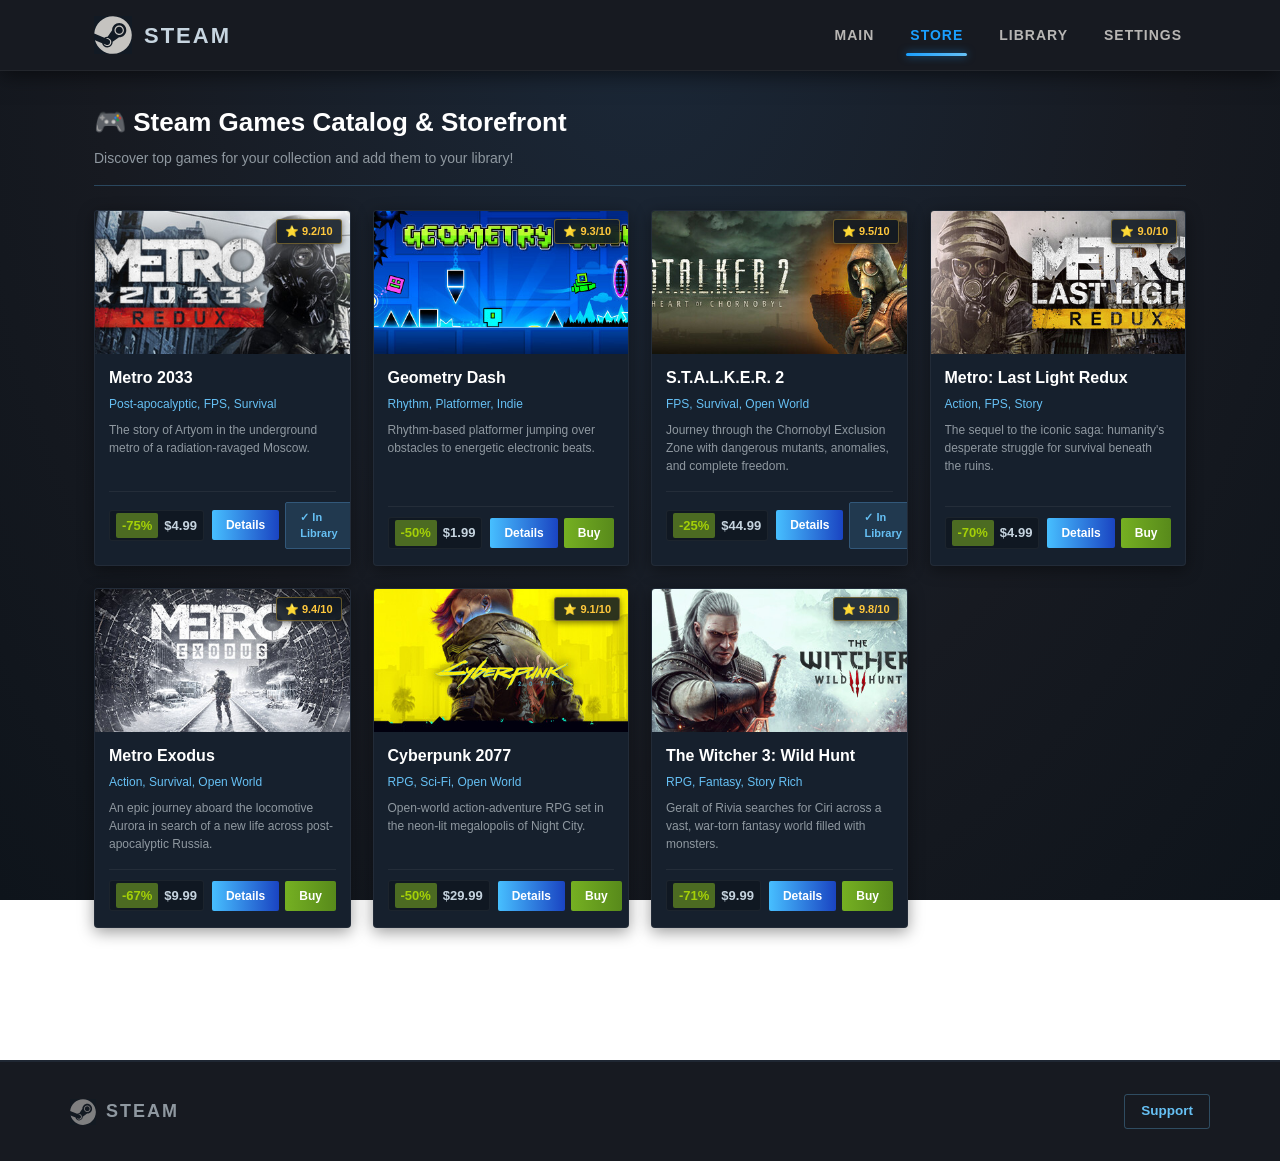
<file: store.html>
<!DOCTYPE html>
<html lang="en">
<head>
    <meta charset="UTF-8">
    <meta name="viewport" content="width=device-width, initial-scale=1.0">
    <title>Steam — Store</title>
    <link rel="stylesheet" href="style.css">
</head>
<body>
    <header class="site-head">
        <div class="header-container">
            <a href="index.html" class="logo-text">
                <img src="images/steam_logo.svg" alt="Steam Logo" class="site-logo-icon">
                <span>Steam</span>
            </a>
            <nav class="main-nav" aria-label="Main Menu">
                <a href="index.html" class="nav-link">Main</a>
                <a href="store.html" class="nav-link active" aria-current="page">Store</a>
                <a href="libary.html" class="nav-link">Library</a>
                <a href="setting.html" class="nav-link">Settings</a>
            </nav>
        </div>
    </header>

    <main class="main-content">
        <section id="content-store" class="tab-section">
            <div class="store-header">
                <div class="store-title-group">
                    <h1>🎮 Steam Games Catalog & Storefront</h1>
                    <p class="subtitle">Discover top games for your collection and add them to your library!</p>
                </div>
            </div>

            
            <div class="cards-grid full-grid">
                
                
                <article class="game-card">
                    <div class="card-thumb-wrap">
                        <img src="images/metro_cover.jpg" alt="Metro 2033" class="card-thumb-img">
                        <span class="card-badge">⭐️ 9.2/10</span>
                    </div>
                    <div class="card-info">
                        <h2 class="card-title">Metro 2033</h2>
                        <div class="card-genres">Post-apocalyptic, FPS, Survival</div>
                        <p class="card-desc">The story of Artyom in the underground metro of a radiation-ravaged Moscow.</p>
                        <div class="card-bottom-bar">
                            <div class="card-price-group">
                                <span class="card-discount">-75%</span>
                                <span class="card-current-price">$4.99</span>
                            </div>
                            <div class="card-buy-slot">
                                <a href="metro2033.html" class="card-buy-btn">Details</a>
                                <a href="libary.html" class="card-buy-btn card-btn-owned">✓ In Library</a>
                            </div>
                        </div>
                    </div>
                </article>

                
                <article class="game-card">
                    <div class="card-thumb-wrap">
                        <img src="images/geometry_dash_cover.png" alt="Geometry Dash" class="card-thumb-img">
                        <span class="card-badge">⭐️ 9.3/10</span>
                    </div>
                    <div class="card-info">
                        <h2 class="card-title">Geometry Dash</h2>
                        <div class="card-genres">Rhythm, Platformer, Indie</div>
                        <p class="card-desc">Rhythm-based platformer jumping over obstacles to energetic electronic beats.</p>
                        <div class="card-bottom-bar">
                            <div class="card-price-group">
                                <span class="card-discount">-50%</span>
                                <span class="card-current-price">$1.99</span>
                            </div>
                            <div class="card-buy-slot">
                                <a href="geometry_dash.html" class="card-buy-btn">Details</a>
                                <a href="#modal-store-gd" class="card-buy-btn card-btn-buy">Buy</a>
                            </div>
                        </div>
                    </div>
                </article>
                <article class="game-card">
                    <div class="card-thumb-wrap">
                        <img src="images/stalker2.jpg" alt="S.T.A.L.K.E.R. 2" class="card-thumb-img">
                        <span class="card-badge">⭐️ 9.5/10</span>
                    </div>
                    <div class="card-info">
                        <h2 class="card-title">S.T.A.L.K.E.R. 2</h2>
                        <div class="card-genres">FPS, Survival, Open World</div>
                        <p class="card-desc">Journey through the Chornobyl Exclusion Zone with dangerous mutants, anomalies, and complete freedom.</p>
                        <div class="card-bottom-bar">
                            <div class="card-price-group">
                                <span class="card-discount">-25%</span>
                                <span class="card-current-price">$44.99</span>
                            </div>
                            <div class="card-buy-slot card-buy-slot-stalker">
                                <a href="stalker.html" class="card-buy-btn">Details</a>
                                <a href="libary.html" class="card-buy-btn card-stalker-owned">✓ In Library</a>
                            </div>
                        </div>
                    </div>
                </article>

                
                <article class="game-card">
                    <div class="card-thumb-wrap">
                        <img src="images/metro_last_light.jpg" alt="Metro: Last Light" class="card-thumb-img">
                        <span class="card-badge">⭐️ 9.0/10</span>
                    </div>
                    <div class="card-info">
                        <h2 class="card-title">Metro: Last Light Redux</h2>
                        <div class="card-genres">Action, FPS, Story</div>
                        <p class="card-desc">The sequel to the iconic saga: humanity's desperate struggle for survival beneath the ruins.</p>
                        <div class="card-bottom-bar">
                            <div class="card-price-group">
                                <span class="card-discount">-70%</span>
                                <span class="card-current-price">$4.99</span>
                            </div>
                            <div class="card-buy-slot">
                                <a href="metro2033.html" class="card-buy-btn">Details</a>
                                <a href="#modal-store-lastlight" class="card-buy-btn card-btn-buy">Buy</a>
                            </div>
                        </div>
                    </div>
                </article>

                
                <article class="game-card">
                    <div class="card-thumb-wrap">
                        <img src="images/metro_exodus.jpg" alt="Metro Exodus" class="card-thumb-img">
                        <span class="card-badge">⭐️ 9.4/10</span>
                    </div>
                    <div class="card-info">
                        <h2 class="card-title">Metro Exodus</h2>
                        <div class="card-genres">Action, Survival, Open World</div>
                        <p class="card-desc">An epic journey aboard the locomotive Aurora in search of a new life across post-apocalyptic Russia.</p>
                        <div class="card-bottom-bar">
                            <div class="card-price-group">
                                <span class="card-discount">-67%</span>
                                <span class="card-current-price">$9.99</span>
                            </div>
                            <div class="card-buy-slot">
                                <a href="metro2033.html" class="card-buy-btn">Details</a>
                                <a href="#modal-store-exodus" class="card-buy-btn card-btn-buy">Buy</a>
                            </div>
                        </div>
                    </div>
                </article>
                <article class="game-card">
                    <div class="card-thumb-wrap">
                        <img src="images/cyberpunk.jpg" alt="Cyberpunk 2077" class="card-thumb-img">
                        <span class="card-badge">⭐️ 9.1/10</span>
                    </div>
                    <div class="card-info">
                        <h2 class="card-title">Cyberpunk 2077</h2>
                        <div class="card-genres">RPG, Sci-Fi, Open World</div>
                        <p class="card-desc">Open-world action-adventure RPG set in the neon-lit megalopolis of Night City.</p>
                        <div class="card-bottom-bar">
                            <div class="card-price-group">
                                <span class="card-discount">-50%</span>
                                <span class="card-current-price">$29.99</span>
                            </div>
                            <div class="card-buy-slot">
                                <a href="index.html" class="card-buy-btn">Details</a>
                                <a href="#modal-store-cyberpunk" class="card-buy-btn card-btn-buy">Buy</a>
                            </div>
                        </div>
                    </div>
                </article>

               
                <article class="game-card">
                    <div class="card-thumb-wrap">
                        <img src="images/witcher3.jpg" alt="The Witcher 3" class="card-thumb-img">
                        <span class="card-badge">⭐️ 9.8/10</span>
                    </div>
                    <div class="card-info">
                        <h2 class="card-title">The Witcher 3: Wild Hunt</h2>
                        <div class="card-genres">RPG, Fantasy, Story Rich</div>
                        <p class="card-desc">Geralt of Rivia searches for Ciri across a vast, war-torn fantasy world filled with monsters.</p>
                        <div class="card-bottom-bar">
                            <div class="card-price-group">
                                <span class="card-discount">-71%</span>
                                <span class="card-current-price">$9.99</span>
                            </div>
                            <div class="card-buy-slot">
                                <a href="warcraft3.html" class="card-buy-btn">Details</a>
                                <a href="#modal-store-witcher" class="card-buy-btn card-btn-buy">Buy</a>
                            </div>
                        </div>
                    </div>
                </article>

            </div>
        </section>
    </main>

    <!-- PURE CSS MODAL 1: Geometry Dash -->
    <div id="modal-store-gd" class="steam-modal-overlay">
        <a href="#!" class="modal-backdrop-link" aria-label="Close dialog"></a>
        <div class="steam-modal-dialog">
            <div class="steam-modal-header">
                <h3>🛍️ Steam Purchase & Checkout</h3>
                <a href="#!" class="modal-close-btn" aria-label="Close dialog">✕</a>
            </div>
            <div class="steam-modal-body">
                <div class="checkout-game-preview">
                    <img src="images/geometry_dash_cover.png" alt="Geometry Dash" class="checkout-game-thumb">
                    <div class="checkout-game-details">
                        <h4 class="checkout-game-title">Geometry Dash</h4>
                        <div class="checkout-game-prices">
                            <span class="card-discount">-50%</span>
                            <span class="checkout-orig-price">$3.99</span>
                            <span class="checkout-final-price">$1.99</span>
                        </div>
                    </div>
                </div>

                <div>
                    <h5 class="modal-section-title">Purchase Option:</h5>
                    <div class="payment-options-group">
                        <label class="payment-radio-label">
                            <input type="radio" name="opt_gd" value="self" checked>
                            <span>Purchase for my account (<strong>Artyom_2033</strong>)</span>
                        </label>
                        <label class="payment-radio-label">
                            <input type="radio" name="opt_gd" value="gift">
                            <span>Purchase as a gift to a Steam Friend</span>
                        </label>
                    </div>
                </div>

                <div>
                    <h5 class="modal-section-title">Payment Method:</h5>
                    <select class="steam-select">
                        <option value="wallet">My Steam Wallet ($45.50 available)</option>
                        <option value="visa">Visa / Mastercard (ending in •• 4281)</option>
                        <option value="paypal">PayPal (artyom.metro@sparta.com)</option>
                    </select>
                </div>

                <div class="checkout-summary-box">
                    <div class="summary-row">
                        <span>Account</span>
                        <span>Artyom_2033</span>
                    </div>
                    <div class="summary-row">
                        <span>Subtotal</span>
                        <span>$1.99</span>
                    </div>
                    <div class="summary-row">
                        <span>Estimated Tax</span>
                        <span>$0.00</span>
                    </div>
                    <div class="summary-row total-row">
                        <span>Total Due</span>
                        <span class="total-amount">$1.99</span>
                    </div>
                </div>

                <label class="checkout-checkbox-label">
                    <input type="checkbox" checked required>
                    <span>I agree to the terms of the Steam Subscriber Agreement and authorize Steam to charge my payment method.</span>
                </label>

                <div class="modal-actions">
                    <a href="libary.html" class="btn-confirm-purchase">
                        💳 Complete Purchase ($1.99)
                    </a>
                    <a href="#!" class="btn-cancel-modal">
                        Cancel
                    </a>
                </div>
            </div>
        </div>
    </div>

    <!-- PURE CSS MODAL 2: Metro: Last Light Redux -->
    <div id="modal-store-lastlight" class="steam-modal-overlay">
        <a href="#!" class="modal-backdrop-link" aria-label="Close dialog"></a>
        <div class="steam-modal-dialog">
            <div class="steam-modal-header">
                <h3>🛍️ Steam Purchase & Checkout</h3>
                <a href="#!" class="modal-close-btn" aria-label="Close dialog">✕</a>
            </div>
            <div class="steam-modal-body">
                <div class="checkout-game-preview">
                    <img src="images/metro_last_light.jpg" alt="Metro: Last Light" class="checkout-game-thumb">
                    <div class="checkout-game-details">
                        <h4 class="checkout-game-title">Metro: Last Light Redux</h4>
                        <div class="checkout-game-prices">
                            <span class="card-discount">-70%</span>
                            <span class="checkout-orig-price">$16.99</span>
                            <span class="checkout-final-price">$4.99</span>
                        </div>
                    </div>
                </div>

                <div>
                    <h5 class="modal-section-title">Purchase Option:</h5>
                    <div class="payment-options-group">
                        <label class="payment-radio-label">
                            <input type="radio" name="opt_ll" value="self" checked>
                            <span>Purchase for my account (<strong>Artyom_2033</strong>)</span>
                        </label>
                        <label class="payment-radio-label">
                            <input type="radio" name="opt_ll" value="gift">
                            <span>Purchase as a gift to a Steam Friend</span>
                        </label>
                    </div>
                </div>

                <div>
                    <h5 class="modal-section-title">Payment Method:</h5>
                    <select class="steam-select">
                        <option value="wallet">My Steam Wallet ($45.50 available)</option>
                        <option value="visa">Visa / Mastercard (ending in •• 4281)</option>
                        <option value="paypal">PayPal (artyom.metro@sparta.com)</option>
                    </select>
                </div>

                <div class="checkout-summary-box">
                    <div class="summary-row">
                        <span>Account</span>
                        <span>Artyom_2033</span>
                    </div>
                    <div class="summary-row">
                        <span>Subtotal</span>
                        <span>$4.99</span>
                    </div>
                    <div class="summary-row">
                        <span>Estimated Tax</span>
                        <span>$0.00</span>
                    </div>
                    <div class="summary-row total-row">
                        <span>Total Due</span>
                        <span class="total-amount">$4.99</span>
                    </div>
                </div>

                <label class="checkout-checkbox-label">
                    <input type="checkbox" checked required>
                    <span>I agree to the terms of the Steam Subscriber Agreement and authorize Steam to charge my payment method.</span>
                </label>

                <div class="modal-actions">
                    <a href="libary.html" class="btn-confirm-purchase">
                        💳 Complete Purchase ($4.99)
                    </a>
                    <a href="#!" class="btn-cancel-modal">
                        Cancel
                    </a>
                </div>
            </div>
        </div>
    </div>

    <!-- PURE CSS MODAL 3: Metro Exodus -->
    <div id="modal-store-exodus" class="steam-modal-overlay">
        <a href="#!" class="modal-backdrop-link" aria-label="Close dialog"></a>
        <div class="steam-modal-dialog">
            <div class="steam-modal-header">
                <h3>🛍️ Steam Purchase & Checkout</h3>
                <a href="#!" class="modal-close-btn" aria-label="Close dialog">✕</a>
            </div>
            <div class="steam-modal-body">
                <div class="checkout-game-preview">
                    <img src="images/metro_exodus.jpg" alt="Metro Exodus" class="checkout-game-thumb">
                    <div class="checkout-game-details">
                        <h4 class="checkout-game-title">Metro Exodus</h4>
                        <div class="checkout-game-prices">
                            <span class="card-discount">-67%</span>
                            <span class="checkout-orig-price">$29.99</span>
                            <span class="checkout-final-price">$9.99</span>
                        </div>
                    </div>
                </div>

                <div>
                    <h5 class="modal-section-title">Purchase Option:</h5>
                    <div class="payment-options-group">
                        <label class="payment-radio-label">
                            <input type="radio" name="opt_ex" value="self" checked>
                            <span>Purchase for my account (<strong>Artyom_2033</strong>)</span>
                        </label>
                        <label class="payment-radio-label">
                            <input type="radio" name="opt_ex" value="gift">
                            <span>Purchase as a gift to a Steam Friend</span>
                        </label>
                    </div>
                </div>

                <div>
                    <h5 class="modal-section-title">Payment Method:</h5>
                    <select class="steam-select">
                        <option value="wallet">My Steam Wallet ($45.50 available)</option>
                        <option value="visa">Visa / Mastercard (ending in •• 4281)</option>
                        <option value="paypal">PayPal (artyom.metro@sparta.com)</option>
                    </select>
                </div>

                <div class="checkout-summary-box">
                    <div class="summary-row">
                        <span>Account</span>
                        <span>Artyom_2033</span>
                    </div>
                    <div class="summary-row">
                        <span>Subtotal</span>
                        <span>$9.99</span>
                    </div>
                    <div class="summary-row">
                        <span>Estimated Tax</span>
                        <span>$0.00</span>
                    </div>
                    <div class="summary-row total-row">
                        <span>Total Due</span>
                        <span class="total-amount">$9.99</span>
                    </div>
                </div>

                <label class="checkout-checkbox-label">
                    <input type="checkbox" checked required>
                    <span>I agree to the terms of the Steam Subscriber Agreement and authorize Steam to charge my payment method.</span>
                </label>

                <div class="modal-actions">
                    <a href="libary.html" class="btn-confirm-purchase">
                        💳 Complete Purchase ($9.99)
                    </a>
                    <a href="#!" class="btn-cancel-modal">
                        Cancel
                    </a>
                </div>
            </div>
        </div>
    </div>

    <!-- PURE CSS MODAL 4: Cyberpunk 2077 -->
    <div id="modal-store-cyberpunk" class="steam-modal-overlay">
        <a href="#!" class="modal-backdrop-link" aria-label="Close dialog"></a>
        <div class="steam-modal-dialog">
            <div class="steam-modal-header">
                <h3>🛍️ Steam Purchase & Checkout</h3>
                <a href="#!" class="modal-close-btn" aria-label="Close dialog">✕</a>
            </div>
            <div class="steam-modal-body">
                <div class="checkout-game-preview">
                    <img src="images/cyberpunk.jpg" alt="Cyberpunk 2077" class="checkout-game-thumb">
                    <div class="checkout-game-details">
                        <h4 class="checkout-game-title">Cyberpunk 2077</h4>
                        <div class="checkout-game-prices">
                            <span class="card-discount">-50%</span>
                            <span class="checkout-orig-price">$59.99</span>
                            <span class="checkout-final-price">$29.99</span>
                        </div>
                    </div>
                </div>

                <div>
                    <h5 class="modal-section-title">Purchase Option:</h5>
                    <div class="payment-options-group">
                        <label class="payment-radio-label">
                            <input type="radio" name="opt_cp" value="self" checked>
                            <span>Purchase for my account (<strong>Artyom_2033</strong>)</span>
                        </label>
                        <label class="payment-radio-label">
                            <input type="radio" name="opt_cp" value="gift">
                            <span>Purchase as a gift to a Steam Friend</span>
                        </label>
                    </div>
                </div>

                <div>
                    <h5 class="modal-section-title">Payment Method:</h5>
                    <select class="steam-select">
                        <option value="wallet">My Steam Wallet ($45.50 available)</option>
                        <option value="visa">Visa / Mastercard (ending in •• 4281)</option>
                        <option value="paypal">PayPal (artyom.metro@sparta.com)</option>
                    </select>
                </div>

                <div class="checkout-summary-box">
                    <div class="summary-row">
                        <span>Account</span>
                        <span>Artyom_2033</span>
                    </div>
                    <div class="summary-row">
                        <span>Subtotal</span>
                        <span>$29.99</span>
                    </div>
                    <div class="summary-row">
                        <span>Estimated Tax</span>
                        <span>$0.00</span>
                    </div>
                    <div class="summary-row total-row">
                        <span>Total Due</span>
                        <span class="total-amount">$29.99</span>
                    </div>
                </div>

                <label class="checkout-checkbox-label">
                    <input type="checkbox" checked required>
                    <span>I agree to the terms of the Steam Subscriber Agreement and authorize Steam to charge my payment method.</span>
                </label>

                <div class="modal-actions">
                    <a href="libary.html" class="btn-confirm-purchase">
                        💳 Complete Purchase ($29.99)
                    </a>
                    <a href="#!" class="btn-cancel-modal">
                        Cancel
                    </a>
                </div>
            </div>
        </div>
    </div>

    <!-- PURE CSS MODAL 5: The Witcher 3: Wild Hunt -->
    <div id="modal-store-witcher" class="steam-modal-overlay">
        <a href="#!" class="modal-backdrop-link" aria-label="Close dialog"></a>
        <div class="steam-modal-dialog">
            <div class="steam-modal-header">
                <h3>🛍️ Steam Purchase & Checkout</h3>
                <a href="#!" class="modal-close-btn" aria-label="Close dialog">✕</a>
            </div>
            <div class="steam-modal-body">
                <div class="checkout-game-preview">
                    <img src="images/witcher3.jpg" alt="The Witcher 3" class="checkout-game-thumb">
                    <div class="checkout-game-details">
                        <h4 class="checkout-game-title">The Witcher 3: Wild Hunt</h4>
                        <div class="checkout-game-prices">
                            <span class="card-discount">-71%</span>
                            <span class="checkout-orig-price">$34.99</span>
                            <span class="checkout-final-price">$9.99</span>
                        </div>
                    </div>
                </div>

                <div>
                    <h5 class="modal-section-title">Purchase Option:</h5>
                    <div class="payment-options-group">
                        <label class="payment-radio-label">
                            <input type="radio" name="opt_w3" value="self" checked>
                            <span>Purchase for my account (<strong>Artyom_2033</strong>)</span>
                        </label>
                        <label class="payment-radio-label">
                            <input type="radio" name="opt_w3" value="gift">
                            <span>Purchase as a gift to a Steam Friend</span>
                        </label>
                    </div>
                </div>

                <div>
                    <h5 class="modal-section-title">Payment Method:</h5>
                    <select class="steam-select">
                        <option value="wallet">My Steam Wallet ($45.50 available)</option>
                        <option value="visa">Visa / Mastercard (ending in •• 4281)</option>
                        <option value="paypal">PayPal (artyom.metro@sparta.com)</option>
                    </select>
                </div>

                <div class="checkout-summary-box">
                    <div class="summary-row">
                        <span>Account</span>
                        <span>Artyom_2033</span>
                    </div>
                    <div class="summary-row">
                        <span>Subtotal</span>
                        <span>$9.99</span>
                    </div>
                    <div class="summary-row">
                        <span>Estimated Tax</span>
                        <span>$0.00</span>
                    </div>
                    <div class="summary-row total-row">
                        <span>Total Due</span>
                        <span class="total-amount">$9.99</span>
                    </div>
                </div>

                <label class="checkout-checkbox-label">
                    <input type="checkbox" checked required>
                    <span>I agree to the terms of the Steam Subscriber Agreement and authorize Steam to charge my payment method.</span>
                </label>

                <div class="modal-actions">
                    <a href="libary.html" class="btn-confirm-purchase">
                        💳 Complete Purchase ($9.99)
                    </a>
                    <a href="#!" class="btn-cancel-modal">
                        Cancel
                    </a>
                </div>
            </div>
        </div>
    </div>

    <footer class="site-footer">
        <div class="footer-container">
            <a href="index.html" class="footer-logo-block">
                <img src="images/steam_logo.svg" alt="Steam Logo" class="footer-logo-icon">
                <span class="footer-title">steam</span>
            </a>

            <div class="footer-support-block">
                <a href="Support.html" class="support-btn">Support</a>
            </div>
        </div>
    </footer>
</body>
</html>
</file>
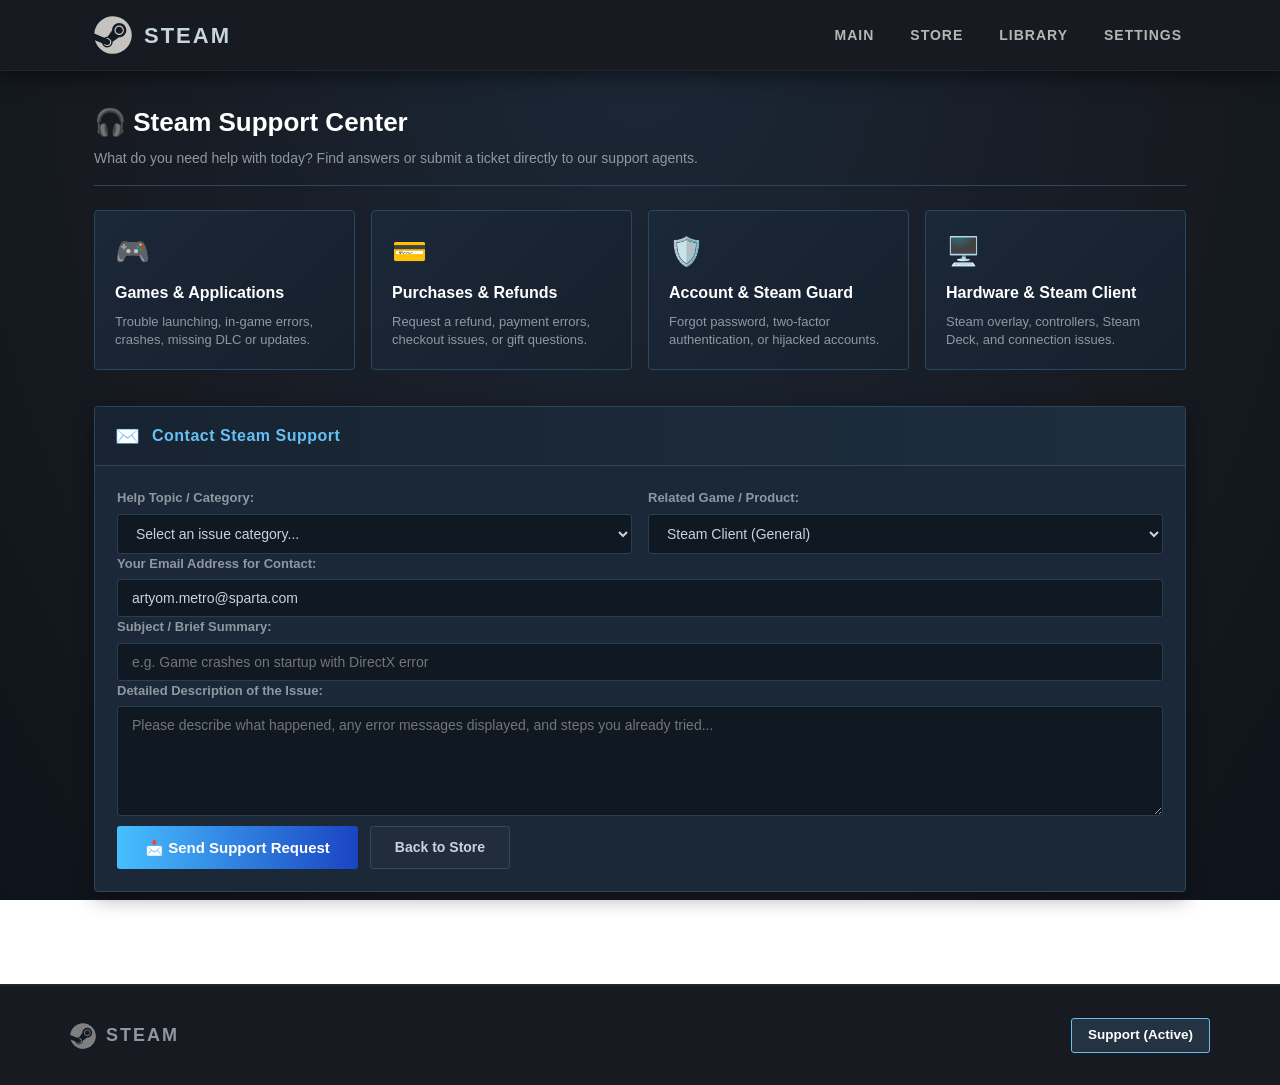
<file: Support.html>
<!DOCTYPE html>
<html lang="en">
<head>
    <meta charset="UTF-8">
    <meta name="viewport" content="width=device-width, initial-scale=1.0">
    <title>Steam — Support</title>
    <link rel="stylesheet" href="style.css">
</head>
<body>
    <header class="site-head">
        <div class="header-container">
            <a href="index.html" class="logo-text">
                <img src="images/steam_logo.svg" alt="Steam Logo" class="site-logo-icon">
                <span>Steam</span>
            </a>
            <nav class="main-nav" aria-label="Main Menu">
                <a href="index.html" class="nav-link">Main</a>
                <a href="store.html" class="nav-link">Store</a>
                <a href="libary.html" class="nav-link">Library</a>
                <a href="setting.html" class="nav-link">Settings</a>
            </nav>
        </div>
    </header>

    <main class="main-content">
        <div class="store-header">
            <div class="store-title-group">
                <h1>🎧 Steam Support Center</h1>
                <p class="subtitle">What do you need help with today? Find answers or submit a ticket directly to our support agents.</p>
            </div>
        </div>

        <div class="support-container">
            <!-- Quick Support Categories -->
            <div class="support-cat-grid">
                <a href="#contact-support" class="support-cat-card">
                    <span class="support-cat-icon">🎮</span>
                    <h3 class="support-cat-title">Games & Applications</h3>
                    <p class="support-cat-desc">Trouble launching, in-game errors, crashes, missing DLC or updates.</p>
                </a>

                <a href="#contact-support" class="support-cat-card">
                    <span class="support-cat-icon">💳</span>
                    <h3 class="support-cat-title">Purchases & Refunds</h3>
                    <p class="support-cat-desc">Request a refund, payment errors, checkout issues, or gift questions.</p>
                </a>

                <a href="#contact-support" class="support-cat-card">
                    <span class="support-cat-icon">🛡️</span>
                    <h3 class="support-cat-title">Account & Steam Guard</h3>
                    <p class="support-cat-desc">Forgot password, two-factor authentication, or hijacked accounts.</p>
                </a>

                <a href="#contact-support" class="support-cat-card">
                    <span class="support-cat-icon">🖥️</span>
                    <h3 class="support-cat-title">Hardware & Steam Client</h3>
                    <p class="support-cat-desc">Steam overlay, controllers, Steam Deck, and connection issues.</p>
                </a>
            </div>

            <!-- Contact Support Form -->
            <section id="contact-support" class="settings-box">
                <div class="settings-box-header">
                    <span class="box-icon" aria-hidden="true">✉️</span>
                    <h2>Contact Steam Support</h2>
                </div>

                <div class="settings-box-body">
                    <form action="#ticket-submitted" method="get">
                        <div class="form-row-2">
                            <div class="form-group">
                                <label for="support-topic">Help Topic / Category:</label>
                                <select id="support-topic" name="topic" class="steam-select" required>
                                    <option value="" disabled selected>Select an issue category...</option>
                                    <option value="Games & Software">Game Won't Launch or Crashes</option>
                                    <option value="Purchases & Billing">Purchase, Payment or Refund Request</option>
                                    <option value="Account & Security">Account Security & Steam Guard</option>
                                    <option value="Hardware & Client">Steam Client or Hardware Issue</option>
                                    <option value="Other">Other Inquiries</option>
                                </select>
                            </div>

                            <div class="form-group">
                                <label for="support-game">Related Game / Product:</label>
                                <select id="support-game" name="game" class="steam-select">
                                    <option value="General Steam Client">Steam Client (General)</option>
                                    <option value="Metro 2033">Metro 2033</option>
                                    <option value="Metro: Last Light Redux">Metro: Last Light Redux</option>
                                    <option value="Metro Exodus">Metro Exodus</option>
                                    <option value="Cyberpunk 2077">Cyberpunk 2077</option>
                                    <option value="The Witcher 3: Wild Hunt">The Witcher 3: Wild Hunt</option>
                                    <option value="S.T.A.L.K.E.R. 2: Heart of Chornobyl">S.T.A.L.K.E.R. 2</option>
                                    <option value="Geometry Dash">Geometry Dash</option>
                                    <option value="Counter-Strike 2">Counter-Strike 2</option>
                                    <option value="Warcraft III">Warcraft III</option>
                                </select>
                            </div>
                        </div>

                        <div class="form-group">
                            <label for="support-email">Your Email Address for Contact:</label>
                            <input type="email" id="support-email" name="email" class="steam-input" value="artyom.metro@sparta.com" placeholder="you@email.com" required>
                        </div>

                        <div class="form-group">
                            <label for="support-subject">Subject / Brief Summary:</label>
                            <input type="text" id="support-subject" name="subject" class="steam-input" placeholder="e.g. Game crashes on startup with DirectX error" required>
                        </div>

                        <div class="form-group">
                            <label for="support-message">Detailed Description of the Issue:</label>
                            <textarea id="support-message" name="message" class="support-textarea" placeholder="Please describe what happened, any error messages displayed, and steps you already tried..." required></textarea>
                        </div>

                        <div class="box-actions">
                            <button type="submit" class="support-submit-btn">
                                <span>📩 Send Support Request</span>
                            </button>
                            <a href="store.html" class="btn-secondary-settings" style="text-decoration:none; display:inline-flex; align-items:center;">Back to Store</a>
                        </div>
                    </form>
                </div>
            </section>
        </div>
    </main>

    <!-- Pure CSS Support Ticket Success Modal (:target) -->
    <div id="ticket-submitted" class="steam-modal-overlay">
        <a href="#!" class="modal-backdrop-link" aria-label="Close dialog"></a>
        <div class="steam-modal-dialog">
            <div class="steam-modal-header">
                <h3>✅ Support Request Sent</h3>
                <a href="#!" class="modal-close-btn" aria-label="Close dialog">✕</a>
            </div>
            <div class="steam-modal-body modal-success-state" style="display:flex;">
                <div class="modal-success-icon">🎉</div>
                <h4>Support Request Received!</h4>
                <p>Thank you! Your ticket has been registered in the Steam Support system.</p>
                <div class="modal-success-receipt">Ticket ID: #STM-74910</div>
                <p>A confirmation email has been dispatched to <strong>artyom.metro@sparta.com</strong>. A Steam Support representative will review your case and respond within 24 hours.</p>
                <div class="modal-actions" style="width:100%; justify-content:center; margin-top:10px;">
                    <a href="#!" class="btn-primary-settings" style="text-decoration:none; padding:10px 24px;">Done</a>
                    <a href="store.html" class="btn-secondary-settings" style="text-decoration:none; display:inline-flex; align-items:center;">Back to Store</a>
                </div>
            </div>
        </div>
    </div>

    <footer class="site-footer">
        <div class="footer-container">
            <a href="index.html" class="footer-logo-block">
                <img src="images/steam_logo.svg" alt="Steam Logo" class="footer-logo-icon">
                <span class="footer-title">steam</span>
            </a>

            <div class="footer-support-block">
                <a href="Support.html" class="support-btn" style="border-color:var(--accent-blue); background:rgba(102,192,244,0.15); color:#fff;">Support (Active)</a>
            </div>
        </div>
    </footer>
</body>
</html>
</file>
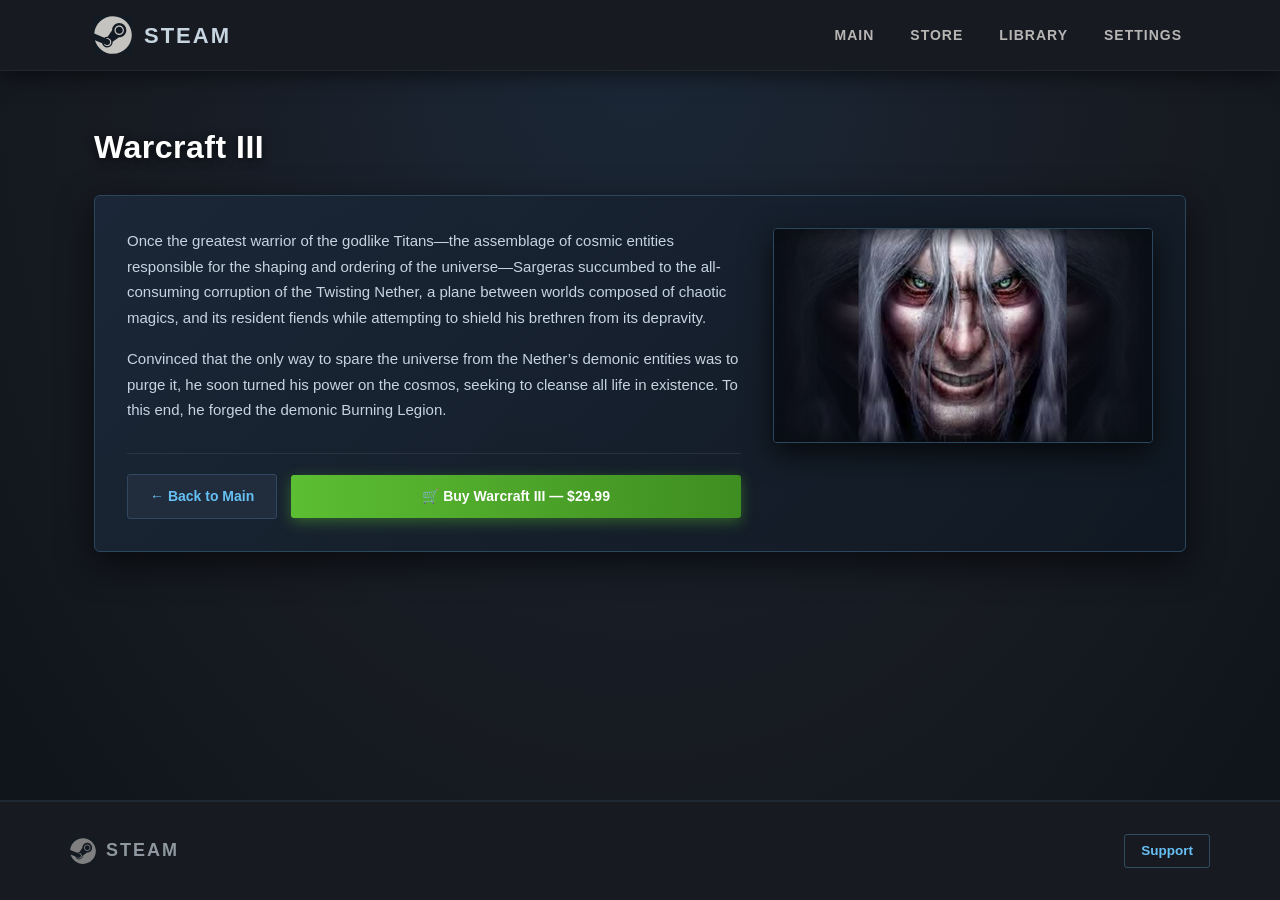
<file: warcraft3.html>
<!DOCTYPE html>
<html lang="en">
<head>
    <meta charset="UTF-8">
    <meta name="viewport" content="width=device-width, initial-scale=1.0">
    <title>Steam — Warcraft III</title>
    <link rel="stylesheet" href="style.css">
</head>
<body>
    <header class="site-head">
        <div class="header-container">
            <a href="index.html" class="logo-text">
                <img src="images/steam_logo.svg" alt="Steam Logo" class="site-logo-icon">
                <span>Steam</span>
            </a>
            <nav class="main-nav" aria-label="Main Menu">
                <a href="index.html" class="nav-link">Main</a>
                <a href="store.html" class="nav-link">Store</a>
                <a href="libary.html" class="nav-link">Library</a>
                <a href="setting.html" class="nav-link">Settings</a>
            </nav>
        </div>
    </header>

    <main class="main-content">
        <section class="game-full-view">
            <h1 class="game-full-title">Warcraft III</h1>

            <div class="game-full-layout">
                <div class="game-full-description">
                    <p>Once the greatest warrior of the godlike Titans—the assemblage of cosmic entities responsible for the shaping and ordering of the universe—Sargeras succumbed to the all-consuming corruption of the Twisting Nether, a plane between worlds composed of chaotic magics, and its resident fiends while attempting to shield his brethren from its depravity.</p>
                    <p>Convinced that the only way to spare the universe from the Nether’s demonic entities was to purge it, he soon turned his power on the cosmos, seeking to cleanse all life in existence. To this end, he forged the demonic Burning Legion.</p>
                    <div class="game-full-actions">
                        <a href="index.html" class="back-btn">← Back to Main</a>
                        <a href="#modal-warcraft3" class="btn-confirm-purchase" style="padding: 10px 22px; font-size: 14px; text-decoration: none;">🛒 Buy Warcraft III — $29.99</a>
                    </div>
                </div>

                <div class="game-full-media">
                    <img src="images/warcraft3.jpg" alt="Warcraft III" class="game-cover-large">
                </div>
            </div>
        </section>
    </main>

    <footer class="site-footer">
        <div class="footer-container">
            <a href="index.html" class="footer-logo-block">
                <img src="images/steam_logo.svg" alt="Steam Logo" class="footer-logo-icon">
                <span class="footer-title">steam</span>
            </a>

            <div class="footer-support-block">
                <a href="Support.html" class="support-btn">Support</a>
            </div>
        </div>
    </footer>

    <!-- Pure CSS Purchase Modal for Warcraft III -->
    <div id="modal-warcraft3" class="steam-modal-overlay">
        <a href="#!" class="modal-backdrop-link" aria-label="Close modal"></a>
        <div class="steam-modal-dialog">
            <div class="steam-modal-header">
                <h3>🛒 Steam Checkout</h3>
                <a href="#!" class="modal-close-btn" aria-label="Close">✕</a>
            </div>
            <div class="steam-modal-body">
                <div class="checkout-game-preview">
                    <img src="images/warcraft3.jpg" alt="Warcraft III" class="checkout-game-thumb">
                    <div class="checkout-game-details">
                        <h4 class="checkout-game-title">Warcraft III: Reforged</h4>
                        <div class="checkout-game-prices">
                            <span class="checkout-orig-price">$29.99</span>
                            <span class="discount-badge">-50%</span>
                            <span class="checkout-final-price">$14.99</span>
                        </div>
                    </div>
                </div>

                <div class="payment-method-section">
                    <div class="modal-section-title">Select Payment Method</div>
                    <div class="payment-options-group">
                        <label class="payment-radio-label">
                            <input type="radio" name="pay_method_wc3" value="wallet" checked>
                            <span>💳 Steam Wallet ($45.50 available)</span>
                        </label>
                        <label class="payment-radio-label">
                            <input type="radio" name="pay_method_wc3" value="card">
                            <span>💳 Visa / Mastercard (**4242)</span>
                        </label>
                    </div>
                </div>

                <div class="checkout-summary-box">
                    <div class="summary-row">
                        <span>Subtotal:</span>
                        <span>$29.99</span>
                    </div>
                    <div class="summary-row">
                        <span>Discount:</span>
                        <span>-$15.00</span>
                    </div>
                    <div class="summary-row total-row">
                        <span>Total Due:</span>
                        <span class="total-amount">$14.99</span>
                    </div>
                </div>

                <div class="modal-actions">
                    <a href="libary.html" class="btn-confirm-purchase">✓ Complete Purchase</a>
                    <a href="#!" class="btn-cancel-modal">Cancel</a>
                </div>
            </div>
        </div>
    </div>
</body>
</html>
</file>
<file: style.css>
/* ==========================================================================
   STEAM THEME STYLESHEET (style.css)
   Authentic Steam Store, Library & Client Styling
   ========================================================================== */

/* --- 1. CSS Variables & Theme Tokens --- */
:root {
    --bg-base: #171a21;
    --bg-steam-navy: #1b2838;
    --bg-steam-darker: #0e141b;
    --bg-panel: #16202d;
    --bg-panel-hover: #1f2d3f;
    --bg-well: #101822;

    --accent-blue: #66c0f4;
    --accent-blue-bright: #1a9fff;
    --accent-blue-deep: #2a475e;
    --accent-blue-border: #385d82;
    --accent-cyan-hover: #a3d8f8;

    --accent-green: #a4d007;
    --accent-green-bg: #4c6b22;
    --accent-green-installed: #59bf40;

    --text-white: #ffffff;
    --text-light: #e1e7ec;
    --text-main: #c6d4df;
    --text-muted: #8f98a0;
    --text-dim: #626a72;

    --btn-blue-gradient: linear-gradient(90deg, #06BFFF 0%, #2D73FF 100%);
    --btn-buy-gradient: linear-gradient(90deg, #47bfff 0%, #1a44c2 100%);
    --btn-green-gradient: linear-gradient(90deg, #75b022 0%, #588a1b 100%);
    --btn-play-gradient: linear-gradient(90deg, #5cbe32 0%, #3e8d21 100%);
    --btn-install-gradient: linear-gradient(90deg, #1a9fff 0%, #106bb0 100%);

    --card-shadow: 0 4px 16px rgba(0, 0, 0, 0.4);
    --card-shadow-hover: 0 10px 25px rgba(0, 0, 0, 0.6), 0 0 14px rgba(102, 192, 244, 0.25);
    --glow-blue: 0 0 12px rgba(102, 192, 244, 0.4);
}

/* --- 2. Global Resets & Body --- */
*,
*::before,
*::after {
    box-sizing: border-box;
}

html {
    scroll-behavior: smooth;
}

body {
    margin: 0;
    padding: 0;
    font-family: "Motiva Sans", "Segoe UI", -apple-system, BlinkMacSystemFont, Roboto, "Helvetica Neue", Arial, sans-serif;
    background: radial-gradient(ellipse at top center, #1b2838 0%, #171a21 60%, #0e141b 100%) fixed;
    color: var(--text-main);
    line-height: 1.5;
    min-height: 100vh;
    display: flex;
    flex-direction: column;
    -webkit-font-smoothing: antialiased;
    -moz-osx-font-smoothing: grayscale;
}

/* Custom Steam Scrollbar */
::-webkit-scrollbar {
    width: 10px;
    height: 10px;
}
::-webkit-scrollbar-track {
    background: #171a21;
}
::-webkit-scrollbar-thumb {
    background: #2a475e;
    border-radius: 4px;
}
::-webkit-scrollbar-thumb:hover {
    background: #3d688c;
}

/* Image fallback & baseline */
img {
    max-width: 100%;
    display: block;
    background: #121a24;
}

/* Links & Buttons Baseline */
a {
    color: var(--accent-blue);
    transition: color 0.2s ease;
}
a:hover {
    color: var(--text-white);
}

/* --- 3. Steam Header & Navigation --- */
.site-head {
    background-color: var(--bg-base);
    box-shadow: 0 4px 20px rgba(0, 0, 0, 0.55);
    border-bottom: 1px solid rgba(255, 255, 255, 0.05);
    position: sticky;
    top: 0;
    z-index: 1000;
    backdrop-filter: blur(8px);
}

.header-container {
    max-width: 1140px;
    margin: 0 auto;
    height: 70px;
    padding: 0 24px;
    display: flex;
    align-items: center;
    justify-content: space-between;
}

.logo-text {
    display: flex;
    align-items: center;
    gap: 12px;
    text-decoration: none;
    color: #c7d5e0;
    transition: all 0.2s ease;
}

.site-logo-icon {
    width: 38px;
    height: 38px;
    color: #c7d5e0;
    transition: transform 0.3s ease, filter 0.3s ease;
}

.logo-text span {
    font-size: 22px;
    font-weight: 800;
    letter-spacing: 2px;
    text-transform: uppercase;
    color: #c7d5e0;
    transition: color 0.2s ease, text-shadow 0.2s ease;
}

.logo-text:hover span {
    color: var(--text-white);
    text-shadow: 0 0 12px rgba(102, 192, 244, 0.6);
}

.logo-text:hover .site-logo-icon {
    transform: scale(1.06);
    filter: drop-shadow(0 0 8px rgba(102, 192, 244, 0.5));
}

.main-nav {
    display: flex;
    align-items: center;
    gap: 28px;
}

.nav-link {
    color: #b8b6b4;
    font-size: 14px;
    font-weight: 600;
    text-transform: uppercase;
    letter-spacing: 1px;
    text-decoration: none;
    padding: 8px 4px;
    position: relative;
    transition: color 0.2s ease;
}

.nav-link:hover {
    color: var(--text-white);
}

.nav-link.active {
    color: var(--accent-blue-bright);
    font-weight: 700;
}

.nav-link.active::after {
    content: '';
    position: absolute;
    bottom: -2px;
    left: 0;
    width: 100%;
    height: 3px;
    background: linear-gradient(90deg, #1a9fff, #66c0f4);
    border-radius: 2px;
    box-shadow: 0 0 8px rgba(26, 159, 255, 0.6);
}

/* --- 4. Main Content Container --- */
.main-content {
    max-width: 1140px;
    width: 100%;
    margin: 32px auto;
    padding: 0 24px;
    flex: 1 0 auto;
}

/* --- 5. Featured Banner (Index Main Tab) --- */
.tab-main {
    margin-bottom: 40px;
}

.featured-content {
    display: grid;
    grid-template-columns: 1.1fr 1fr;
    gap: 32px;
    background: linear-gradient(135deg, rgba(27, 40, 56, 0.95) 0%, rgba(14, 20, 27, 0.95) 100%);
    border: 1px solid rgba(102, 192, 244, 0.25);
    border-radius: 4px;
    padding: 32px;
    box-shadow: 0 14px 40px rgba(0, 0, 0, 0.55);
    position: relative;
    overflow: hidden;
}

.featured-content::before {
    content: '';
    position: absolute;
    top: 0;
    left: 0;
    right: 0;
    height: 3px;
    background: linear-gradient(90deg, #06bfff, #2d73ff, #1b2838);
}

.text-col {
    display: flex;
    flex-direction: column;
    justify-content: center;
    gap: 16px;
    z-index: 1;
}

.text-col h1 {
    color: var(--text-white);
    font-size: 32px;
    font-weight: 800;
    margin: 0;
    letter-spacing: -0.5px;
    text-shadow: 0 2px 10px rgba(0, 0, 0, 0.7);
}

.text-col p {
    color: #acb2b8;
    font-size: 15px;
    line-height: 1.6;
    margin: 0;
}

.purchase-bar {
    margin-top: 12px;
}

.buy-action {
    display: inline-flex;
    align-items: center;
    justify-content: center;
    background: var(--btn-blue-gradient);
    color: var(--text-white);
    font-size: 15px;
    font-weight: 700;
    padding: 12px 32px;
    border-radius: 3px;
    text-decoration: none;
    box-shadow: 0 4px 16px rgba(45, 115, 255, 0.4);
    transition: transform 0.2s, box-shadow 0.2s, filter 0.2s;
}

.buy-action:hover {
    transform: translateY(-2px);
    filter: brightness(1.15);
    box-shadow: 0 6px 24px rgba(45, 115, 255, 0.6);
    color: #ffffff;
}

.image-col {
    display: flex;
    align-items: center;
    justify-content: center;
}

.poster {
    width: 100%;
    border-radius: 4px;
    overflow: hidden;
    box-shadow: 0 8px 24px rgba(0, 0, 0, 0.6);
    border: 1px solid rgba(255, 255, 255, 0.1);
}

.poster-img {
    width: 100%;
    height: 100%;
    min-height: 240px;
    max-height: 300px;
    object-fit: cover;
    display: block;
    transition: transform 0.4s ease;
}

.poster:hover .poster-img {
    transform: scale(1.03);
}

/* --- 6. Section Header & Dividers --- */
.tab-section {
    margin-bottom: 40px;
}

.section-divider {
    display: flex;
    justify-content: space-between;
    align-items: center;
    border-bottom: 2px solid var(--accent-blue-deep);
    padding-bottom: 12px;
    margin-bottom: 24px;
}

.section-divider h2 {
    color: var(--text-white);
    font-size: 20px;
    font-weight: 700;
    margin: 0;
    letter-spacing: 0.5px;
    text-transform: uppercase;
}

.view-catalog-link {
    color: var(--accent-blue);
    text-decoration: none;
    font-size: 13px;
    font-weight: 600;
    display: inline-flex;
    align-items: center;
    gap: 4px;
    transition: color 0.2s ease, transform 0.2s ease;
}

.view-catalog-link:hover {
    color: var(--text-white);
    transform: translateX(4px);
}

/* --- 7. Game Cards Grid & Card Component --- */
.card-grid,
.cards-grid,
.full-grid {
    display: grid;
    grid-template-columns: repeat(auto-fill, minmax(250px, 1fr));
    gap: 22px;
}

.game-card {
    background: var(--bg-panel);
    border: 1px solid rgba(255, 255, 255, 0.05);
    border-radius: 4px;
    overflow: hidden;
    display: flex;
    flex-direction: column;
    text-decoration: none;
    color: inherit;
    box-shadow: var(--card-shadow);
    transition: transform 0.25s ease, box-shadow 0.25s ease, border-color 0.25s ease, background-color 0.25s ease;
    position: relative;
}

.game-card:hover {
    transform: translateY(-5px);
    background-color: var(--bg-panel-hover);
    border-color: rgba(102, 192, 244, 0.45);
    box-shadow: var(--card-shadow-hover);
}

.card-thumb-wrap {
    position: relative;
    width: 100%;
    aspect-ratio: 16 / 9;
    background: var(--bg-steam-darker);
    overflow: hidden;
}

.card-thumb-img {
    width: 100%;
    height: 100%;
    object-fit: cover;
    object-position: center 25%;
    display: block;
    transition: transform 0.35s ease;
}

.game-card:hover .card-thumb-img {
    transform: scale(1.05);
}

.card-badge {
    position: absolute;
    top: 8px;
    right: 8px;
    background: rgba(16, 24, 34, 0.88);
    backdrop-filter: blur(4px);
    color: #ffc83d;
    font-size: 11px;
    font-weight: 700;
    padding: 3px 8px;
    border-radius: 3px;
    border: 1px solid rgba(255, 200, 61, 0.35);
    box-shadow: 0 2px 6px rgba(0, 0, 0, 0.5);
    z-index: 2;
}

.card-info {
    padding: 14px 14px 16px;
    display: flex;
    flex-direction: column;
    flex: 1 0 auto;
    gap: 6px;
}

.card-title {
    color: var(--text-white);
    font-size: 16px;
    font-weight: 700;
    margin: 0;
    line-height: 1.3;
    transition: color 0.2s ease;
}

.game-card:hover .card-title {
    color: var(--accent-blue);
}

.card-genres {
    color: var(--accent-blue);
    font-size: 12px;
    font-weight: 500;
    margin-bottom: 2px;
}

.card-desc {
    color: var(--text-muted);
    font-size: 12px;
    line-height: 1.5;
    margin: 0 0 10px 0;
    display: -webkit-box;
    -webkit-line-clamp: 3;
    -webkit-box-orient: vertical;
    overflow: hidden;
}

.card-bottom-bar {
    margin-top: auto;
    padding-top: 10px;
    border-top: 1px solid rgba(255, 255, 255, 0.06);
    display: flex;
    align-items: center;
    justify-content: space-between;
    gap: 8px;
}

.card-price-group {
    display: inline-flex;
    align-items: center;
    gap: 6px;
    background: var(--bg-well);
    padding: 2px 6px;
    border-radius: 3px;
    border: 1px solid rgba(255, 255, 255, 0.05);
}

.card-discount {
    background: var(--accent-green-bg);
    color: var(--accent-green);
    font-size: 13px;
    font-weight: 800;
    padding: 3px 6px;
    border-radius: 2px;
}

.card-current-price {
    color: var(--text-main);
    font-size: 13px;
    font-weight: 700;
}

.card-buy-btn {
    background: var(--btn-buy-gradient);
    color: var(--text-white);
    border: none;
    font-size: 12px;
    font-weight: 700;
    padding: 6px 14px;
    border-radius: 2px;
    cursor: pointer;
    text-decoration: none;
    display: inline-flex;
    align-items: center;
    justify-content: center;
    transition: filter 0.2s, transform 0.1s;
}

.card-buy-btn:hover {
    filter: brightness(1.2);
    color: #ffffff;
}

.card-buy-slot {
    display: flex;
    gap: 6px;
    align-items: center;
}

/* Custom button states in Store */
.card-btn-owned,
.card-stalker-owned {
    background: #21394f !important;
    color: #66c0f4 !important;
    border: 1px solid #32587a !important;
    font-size: 11px;
}

.card-btn-buy {
    background: var(--btn-green-gradient) !important;
    color: #ffffff !important;
}

/* --- 8. Store Header Component --- */
.store-header {
    margin-bottom: 24px;
    padding-bottom: 16px;
    border-bottom: 1px solid var(--accent-blue-deep);
}

.store-title-group h1 {
    color: var(--text-white);
    font-size: 26px;
    font-weight: 700;
    margin: 0 0 6px 0;
}

.subtitle {
    color: var(--text-muted);
    font-size: 14px;
    margin: 0;
}

/* --- 9. Library Page Component (libary.html) --- */
.library-header {
    margin-bottom: 24px;
    padding-bottom: 16px;
    border-bottom: 1px solid var(--accent-blue-deep);
}

.library-header h1 {
    color: var(--text-white);
    font-size: 26px;
    font-weight: 700;
    margin: 0 0 6px 0;
}

.library-list {
    display: flex;
    flex-direction: column;
    gap: 14px;
}

.library-item-card {
    display: flex;
    align-items: center;
    gap: 20px;
    background: linear-gradient(90deg, #16202d 0%, #1b2838 100%);
    border: 1px solid #233549;
    border-radius: 4px;
    padding: 16px 22px;
    box-shadow: 0 4px 14px rgba(0, 0, 0, 0.3);
    transition: transform 0.2s, border-color 0.2s, background-color 0.2s;
}

.library-item-card:hover {
    border-color: var(--accent-blue-border);
    background: linear-gradient(90deg, #1a2737 0%, #203144 100%);
    transform: translateX(3px);
}

.library-item-img {
    width: 140px;
    height: 80px;
    min-width: 140px;
    border-radius: 3px;
    object-fit: cover;
    box-shadow: 0 3px 8px rgba(0, 0, 0, 0.5);
    border: 1px solid rgba(255, 255, 255, 0.08);
    background: var(--bg-well);
}

.library-item-info {
    flex: 1 1 auto;
    display: flex;
    flex-direction: column;
    gap: 6px;
}

.library-item-title {
    color: var(--text-white);
    font-size: 18px;
    font-weight: 700;
    margin: 0;
}

.library-item-status {
    font-size: 13px;
    font-weight: 500;
    display: flex;
    align-items: center;
    gap: 6px;
}

.status-installed {
    color: var(--accent-green-installed);
}

.status-ready {
    color: var(--accent-blue);
}

.status-dot {
    font-size: 12px;
}

.dot-blue {
    color: var(--accent-blue);
}

.library-item-actions {
    display: flex;
    align-items: center;
    gap: 16px;
    margin-top: 4px;
    flex-wrap: wrap;
}

.play-game-btn {
    background: var(--btn-play-gradient);
    color: var(--text-white);
    border: none;
    padding: 8px 26px;
    border-radius: 3px;
    font-size: 14px;
    font-weight: 700;
    cursor: pointer;
    text-decoration: none;
    display: inline-flex;
    align-items: center;
    gap: 6px;
    box-shadow: 0 2px 10px rgba(92, 190, 50, 0.35);
    transition: filter 0.2s, transform 0.1s;
}

.play-game-btn:hover {
    filter: brightness(1.15);
    transform: translateY(-1px);
    color: #ffffff;
}

.install-game-btn {
    background: var(--btn-install-gradient);
    color: var(--text-white);
    border: none;
    padding: 8px 24px;
    border-radius: 3px;
    font-size: 14px;
    font-weight: 700;
    cursor: pointer;
    text-decoration: none;
    display: inline-flex;
    align-items: center;
    gap: 6px;
    box-shadow: 0 2px 10px rgba(26, 159, 255, 0.35);
    transition: filter 0.2s, transform 0.1s;
}

.install-game-btn:hover {
    filter: brightness(1.15);
    transform: translateY(-1px);
    color: #ffffff;
}

.game-hours {
    color: var(--text-muted);
    font-size: 13px;
    font-weight: 500;
}

/* --- 10. Settings Page Component (setting.html) --- */
.settings-page-header {
    margin-bottom: 24px;
    padding-bottom: 16px;
    border-bottom: 1px solid var(--accent-blue-deep);
}

.settings-page-header h1 {
    color: var(--text-white);
    font-size: 26px;
    font-weight: 700;
    margin: 0 0 6px 0;
}

.settings-cards-container {
    display: flex;
    flex-direction: column;
    gap: 24px;
}

.settings-box {
    background: var(--bg-steam-navy);
    border: 1px solid var(--accent-blue-deep);
    border-radius: 4px;
    overflow: hidden;
    box-shadow: 0 6px 20px rgba(0, 0, 0, 0.35);
}

.settings-box-header {
    background: linear-gradient(90deg, #172330 0%, #1e2e3f 100%);
    padding: 14px 20px;
    display: flex;
    align-items: center;
    gap: 12px;
    border-bottom: 1px solid var(--accent-blue-deep);
}

.box-icon {
    font-size: 20px;
}

.settings-box-header h2 {
    color: var(--accent-blue);
    font-size: 16px;
    font-weight: 700;
    margin: 0;
    letter-spacing: 0.5px;
}

.settings-box-body {
    padding: 22px;
    display: flex;
    flex-direction: column;
    gap: 18px;
}

.form-group {
    display: flex;
    flex-direction: column;
    gap: 6px;
}

.form-group label {
    color: var(--text-muted);
    font-size: 13px;
    font-weight: 600;
}

.steam-input,
.steam-select {
    width: 100%;
    background: var(--bg-well);
    border: 1px solid #283e56;
    border-radius: 3px;
    color: var(--text-main);
    padding: 10px 14px;
    font-size: 14px;
    transition: border-color 0.2s, box-shadow 0.2s;
    outline: none;
    font-family: inherit;
}

.steam-input:focus,
.steam-select:focus {
    border-color: var(--accent-blue);
    box-shadow: 0 0 10px rgba(102, 192, 244, 0.35);
}

.form-row-2 {
    display: grid;
    grid-template-columns: 1fr 1fr;
    gap: 16px;
}

.slider-group {
    display: flex;
    flex-direction: column;
    gap: 8px;
}

.slider-label-row {
    display: flex;
    justify-content: space-between;
    align-items: center;
    color: var(--text-muted);
    font-size: 13px;
    font-weight: 600;
}

.slider-val {
    color: var(--accent-blue);
    font-weight: 700;
    font-family: monospace;
    font-size: 14px;
}

.steam-range {
    width: 100%;
    height: 6px;
    border-radius: 3px;
    background: var(--bg-well);
    outline: none;
    accent-color: var(--accent-blue);
    cursor: pointer;
}

.toggle-row {
    display: flex;
    justify-content: space-between;
    align-items: center;
    padding: 12px 0;
    border-bottom: 1px solid rgba(255, 255, 255, 0.05);
}

.toggle-text strong {
    display: block;
    color: var(--text-main);
    font-size: 14px;
    font-weight: 600;
    margin-bottom: 2px;
}

.toggle-text span {
    color: var(--text-muted);
    font-size: 12px;
}

/* Custom Steam Switch */
.css-switch {
    position: relative;
    display: inline-block;
    width: 48px;
    height: 26px;
    flex-shrink: 0;
    cursor: pointer;
}

.css-switch input {
    opacity: 0;
    width: 0;
    height: 0;
    position: absolute;
}

.switch-slider {
    position: absolute;
    cursor: pointer;
    top: 0;
    left: 0;
    right: 0;
    bottom: 0;
    background-color: var(--bg-well);
    border: 1px solid #283e56;
    transition: 0.3s;
    border-radius: 26px;
}

.switch-slider::before {
    position: absolute;
    content: "";
    height: 18px;
    width: 18px;
    left: 3px;
    bottom: 3px;
    background-color: var(--text-muted);
    transition: 0.3s;
    border-radius: 50%;
}

.css-switch input:checked + .switch-slider {
    background-color: var(--accent-blue-bright);
    border-color: var(--accent-blue);
    box-shadow: 0 0 8px rgba(102, 192, 244, 0.4);
}

.css-switch input:checked + .switch-slider::before {
    transform: translateX(22px);
    background-color: #ffffff;
}

.box-actions {
    display: flex;
    gap: 12px;
    margin-top: 10px;
    flex-wrap: wrap;
}

.btn-primary-settings {
    background: var(--btn-buy-gradient);
    color: var(--text-white);
    border: none;
    padding: 10px 24px;
    border-radius: 3px;
    font-size: 14px;
    font-weight: 700;
    cursor: pointer;
    transition: filter 0.2s ease;
}

.btn-primary-settings:hover {
    filter: brightness(1.15);
}

.btn-secondary-settings {
    background: #212c3d;
    color: var(--text-main);
    border: 1px solid #324761;
    padding: 10px 24px;
    border-radius: 3px;
    font-size: 14px;
    font-weight: 600;
    cursor: pointer;
    transition: background-color 0.2s, color 0.2s;
}

.btn-secondary-settings:hover {
    background-color: #2a3d54;
    color: #ffffff;
}

.sub-heading {
    color: var(--text-white);
    font-size: 15px;
    font-weight: 700;
    margin: 12px 0 8px;
    border-bottom: 1px solid rgba(255, 255, 255, 0.08);
    padding-bottom: 6px;
}

.controls-grid {
    display: grid;
    grid-template-columns: repeat(auto-fill, minmax(260px, 1fr));
    gap: 12px;
}

.control-item {
    display: flex;
    justify-content: space-between;
    align-items: center;
    background: var(--bg-well);
    padding: 10px 14px;
    border-radius: 4px;
    border: 1px solid #1e2c3e;
}

.action-name {
    color: var(--text-main);
    font-size: 13px;
    font-weight: 500;
}

.key-badge {
    background: linear-gradient(180deg, #2a3d52 0%, #1a2736 100%);
    border: 1px solid #3e5a7b;
    border-bottom: 3px solid #101822;
    border-radius: 4px;
    color: var(--accent-blue);
    font-family: monospace;
    font-size: 13px;
    font-weight: 800;
    padding: 4px 10px;
    box-shadow: 0 2px 4px rgba(0, 0, 0, 0.4);
    text-shadow: 0 1px 2px rgba(0, 0, 0, 0.5);
}

.key-badge.wide {
    min-width: 65px;
    text-align: center;
}

.key-badge.mouse-key {
    color: var(--accent-green);
    border-color: #4d6829;
}

.keys-double {
    display: flex;
    gap: 6px;
}

/* --- 11. Game Detail View (metro2033, stalker, warcraft, geometry_dash) --- */
.game-full-view {
    margin: 20px 0;
}

.game-full-title {
    color: var(--text-white);
    font-size: 32px;
    font-weight: 800;
    margin: 0 0 24px 0;
    text-shadow: 0 2px 10px rgba(0, 0, 0, 0.7);
    letter-spacing: 0.5px;
}

.game-full-layout {
    display: grid;
    grid-template-columns: 1fr 380px;
    gap: 32px;
    background: linear-gradient(135deg, rgba(27, 40, 56, 0.95) 0%, rgba(16, 24, 34, 0.98) 100%);
    padding: 32px;
    border-radius: 6px;
    border: 1px solid var(--accent-blue-deep);
    box-shadow: 0 12px 35px rgba(0, 0, 0, 0.6);
    align-items: start;
}

.game-full-description {
    display: flex;
    flex-direction: column;
    gap: 16px;
    color: var(--text-main);
    font-size: 15px;
    line-height: 1.7;
}

.game-full-description p {
    margin: 0;
}

.game-full-actions {
    margin-top: 14px;
    padding-top: 20px;
    border-top: 1px solid rgba(255, 255, 255, 0.08);
    display: flex;
    align-items: center;
    gap: 14px;
    flex-wrap: wrap;
}

.back-btn {
    background: #212c3d;
    color: var(--accent-blue);
    border: 1px solid #324761;
    padding: 10px 22px;
    border-radius: 3px;
    font-size: 14px;
    font-weight: 600;
    text-decoration: none;
    display: inline-flex;
    align-items: center;
    gap: 8px;
    transition: all 0.2s ease;
}

.back-btn:hover {
    background: var(--accent-blue);
    color: #171a21;
    box-shadow: var(--glow-blue);
}

.game-full-media {
    display: flex;
    justify-content: center;
    align-items: flex-start;
}

.game-cover-large {
    width: 100%;
    border-radius: 4px;
    box-shadow: 0 10px 30px rgba(0, 0, 0, 0.7);
    border: 1px solid var(--accent-blue-deep);
    object-fit: cover;
}

/* --- 12. Footer Component --- */
.site-footer {
    background-color: var(--bg-base);
    border-top: 2px solid #1f2733;
    padding: 32px 20px;
    margin-top: 60px;
}

.footer-container {
    max-width: 1140px;
    margin: 0 auto;
    display: flex;
    justify-content: space-between;
    align-items: center;
}

.footer-logo-block {
    display: flex;
    align-items: center;
    gap: 10px;
    text-decoration: none;
}

.footer-logo-icon {
    height: 26px;
    width: 26px;
    opacity: 0.6;
    color: var(--text-muted);
    transition: opacity 0.2s ease;
}

.footer-icon-wrap {
    display: flex;
    align-items: center;
}

.footer-title {
    color: var(--text-muted);
    font-size: 18px;
    font-weight: 800;
    text-transform: uppercase;
    letter-spacing: 2px;
    transition: color 0.2s ease;
}

.footer-logo-block:hover .footer-title {
    color: #c7d5e0;
}

.footer-logo-block:hover .footer-logo-icon {
    opacity: 0.9;
}

.footer-support-block {
    display: flex;
    align-items: center;
}

.support-btn {
    color: var(--accent-blue);
    font-size: 13.5px;
    font-weight: 600;
    text-decoration: none;
    padding: 6px 16px;
    border-radius: 3px;
    border: 1px solid rgba(102, 192, 244, 0.3);
    transition: all 0.2s ease;
}

.support-btn:hover {
    background: rgba(102, 192, 244, 0.15);
    color: var(--text-white);
    border-color: var(--accent-blue);
}

/* --- 13. Responsive Media Queries --- */
@media (max-width: 900px) {
    .featured-content {
        grid-template-columns: 1fr;
    }

    .game-full-layout {
        grid-template-columns: 1fr;
    }

    .form-row-2 {
        grid-template-columns: 1fr;
    }
}

@media (max-width: 768px) {
    .header-container {
        flex-direction: column;
        height: auto;
        padding: 16px 20px;
        gap: 16px;
    }

    .main-nav {
        gap: 16px;
        flex-wrap: wrap;
        justify-content: center;
    }

    .library-item-card {
        flex-direction: column;
        align-items: flex-start;
        padding: 16px;
    }

    .library-item-img {
        width: 100%;
        height: auto;
        aspect-ratio: 16 / 9;
    }

    .footer-container {
        flex-direction: column;
        gap: 16px;
        text-align: center;
    }

    .card-grid,
    .cards-grid,
    .full-grid {
        grid-template-columns: repeat(auto-fill, minmax(220px, 1fr));
    }
}

@media (max-width: 480px) {
    .card-grid,
    .cards-grid,
    .full-grid {
        grid-template-columns: 1fr;
    }

    .card-bottom-bar {
        flex-direction: column;
        align-items: flex-start;
        gap: 10px;
    }

    .card-buy-slot {
        width: 100%;
        justify-content: space-between;
    }
}

/* --- 14. Support Page & Steam Toast Styling --- */
.support-container {
    display: flex;
    flex-direction: column;
    gap: 28px;
}

.support-cat-grid {
    display: grid;
    grid-template-columns: repeat(auto-fit, minmax(240px, 1fr));
    gap: 16px;
    margin-bottom: 8px;
}

.support-cat-card {
    background: linear-gradient(135deg, #1b2838 0%, #16202d 100%);
    border: 1px solid var(--accent-blue-deep);
    border-radius: 4px;
    padding: 20px;
    cursor: pointer;
    transition: transform 0.2s ease, border-color 0.2s ease, box-shadow 0.2s ease;
    text-decoration: none;
    display: flex;
    flex-direction: column;
    gap: 8px;
}

.support-cat-card:hover {
    transform: translateY(-3px);
    border-color: var(--accent-blue);
    box-shadow: 0 6px 20px rgba(0, 0, 0, 0.4);
}

.support-cat-icon {
    font-size: 28px;
}

.support-cat-title {
    color: var(--text-white);
    font-size: 16px;
    font-weight: 700;
    margin: 0;
}

.support-cat-desc {
    color: var(--text-muted);
    font-size: 13px;
    line-height: 1.4;
    margin: 0;
}

.support-textarea {
    width: 100%;
    min-height: 110px;
    background: var(--bg-well);
    border: 1px solid #283e56;
    border-radius: 3px;
    color: var(--text-main);
    padding: 10px 14px;
    font-size: 14px;
    font-family: inherit;
    resize: vertical;
    outline: none;
    transition: border-color 0.2s, box-shadow 0.2s;
}

.support-textarea:focus {
    border-color: var(--accent-blue);
    box-shadow: 0 0 10px rgba(102, 192, 244, 0.35);
}

.support-submit-btn {
    background: var(--btn-buy-gradient);
    color: var(--text-white);
    border: none;
    padding: 12px 28px;
    border-radius: 3px;
    font-size: 15px;
    font-weight: 700;
    cursor: pointer;
    transition: filter 0.2s ease, transform 0.1s;
    display: inline-flex;
    align-items: center;
    gap: 8px;
}

.support-submit-btn:hover {
    filter: brightness(1.15);
    transform: translateY(-1px);
}

.support-success-box {
    background: linear-gradient(135deg, rgba(33, 85, 40, 0.9) 0%, rgba(20, 50, 26, 0.95) 100%);
    border: 1px solid var(--accent-green-installed);
    border-radius: 4px;
    padding: 24px;
    color: #e6f9e6;
    display: none;
    animation: fadeIn 0.3s ease;
}

.support-success-box h3 {
    color: #ffffff;
    font-size: 20px;
    margin: 0 0 10px 0;
    display: flex;
    align-items: center;
    gap: 10px;
}

.support-success-box p {
    margin: 6px 0;
    font-size: 14px;
    color: #d2edd2;
}

.support-ticket-id {
    display: inline-block;
    background: rgba(0, 0, 0, 0.3);
    padding: 4px 10px;
    border-radius: 3px;
    font-family: monospace;
    font-weight: 700;
    color: #a4d007;
}

/* Toast notification for Buy & Support actions */
.steam-toast {
    position: fixed;
    bottom: 28px;
    right: 28px;
    background: linear-gradient(90deg, #1b2838 0%, #16202d 100%);
    border: 1px solid var(--accent-blue-bright);
    color: #ffffff;
    padding: 14px 22px;
    border-radius: 4px;
    box-shadow: 0 8px 30px rgba(0, 0, 0, 0.7), 0 0 12px rgba(26, 159, 255, 0.4);
    z-index: 9999;
    display: flex;
    align-items: center;
    gap: 14px;
    transform: translateY(100px);
    opacity: 0;
    pointer-events: none;
    transition: transform 0.3s cubic-bezier(0.175, 0.885, 0.32, 1.275), opacity 0.3s ease;
}

.steam-toast.show {
    transform: translateY(0);
    opacity: 1;
    pointer-events: auto;
}

.toast-link {
    background: var(--btn-green-gradient);
    color: #ffffff;
    text-decoration: none;
    font-size: 12px;
    font-weight: 700;
    padding: 5px 12px;
    border-radius: 2px;
    margin-left: 6px;
    transition: filter 0.2s;
}

.toast-link:hover {
    filter: brightness(1.2);
    color: #ffffff;
}

@keyframes fadeIn {
    from { opacity: 0; transform: translateY(-8px); }
    to { opacity: 1; transform: translateY(0); }
}

/* --- 15. Pure CSS Steam Purchase / Checkout Modal (:target) --- */
.steam-modal-overlay {
    position: fixed;
    top: 0;
    left: 0;
    right: 0;
    bottom: 0;
    background: rgba(8, 12, 18, 0.85);
    backdrop-filter: blur(6px);
    z-index: 10000;
    display: none;
    align-items: center;
    justify-content: center;
    padding: 20px;
}

.steam-modal-overlay:target {
    display: flex;
    animation: fadeIn 0.25s ease;
}

.modal-backdrop-link {
    position: absolute;
    top: 0;
    left: 0;
    right: 0;
    bottom: 0;
    width: 100%;
    height: 100%;
    z-index: 1;
    display: block;
    cursor: default;
}

.steam-modal-dialog {
    background: linear-gradient(145deg, #1b2838 0%, #131c26 100%);
    border: 1px solid #385d82;
    border-radius: 6px;
    box-shadow: 0 20px 60px rgba(0, 0, 0, 0.85), 0 0 20px rgba(102, 192, 244, 0.25);
    width: 100%;
    max-width: 540px;
    overflow: hidden;
    position: relative;
    z-index: 2;
    animation: modalPop 0.3s cubic-bezier(0.175, 0.885, 0.32, 1.2);
}

.steam-modal-header {
    background: linear-gradient(90deg, #172330 0%, #1e2e3f 100%);
    padding: 16px 22px;
    display: flex;
    align-items: center;
    justify-content: space-between;
    border-bottom: 1px solid #2a475e;
}

.steam-modal-header h3 {
    margin: 0;
    font-size: 18px;
    font-weight: 700;
    color: var(--accent-blue);
    display: flex;
    align-items: center;
    gap: 8px;
}

.modal-close-btn {
    background: none;
    border: none;
    color: var(--text-muted);
    font-size: 20px;
    cursor: pointer;
    line-height: 1;
    padding: 4px 8px;
    border-radius: 3px;
    transition: color 0.2s, background 0.2s;
    text-decoration: none;
    display: inline-flex;
    align-items: center;
    justify-content: center;
}

.modal-close-btn:hover {
    color: #ffffff;
    background: rgba(255, 255, 255, 0.1);
}

.steam-modal-body {
    padding: 22px;
    display: flex;
    flex-direction: column;
    gap: 18px;
    max-height: 80vh;
    overflow-y: auto;
}

.checkout-game-preview {
    display: flex;
    gap: 16px;
    background: var(--bg-well);
    padding: 14px;
    border-radius: 4px;
    border: 1px solid #1f2f42;
}

.checkout-game-thumb {
    width: 120px;
    height: 68px;
    object-fit: cover;
    border-radius: 3px;
    border: 1px solid rgba(255, 255, 255, 0.1);
}

.checkout-game-details {
    display: flex;
    flex-direction: column;
    justify-content: center;
    gap: 4px;
    flex: 1;
}

.checkout-game-title {
    color: var(--text-white);
    font-size: 16px;
    font-weight: 700;
    margin: 0;
}

.checkout-game-prices {
    display: flex;
    align-items: center;
    gap: 8px;
}

.checkout-orig-price {
    color: var(--text-muted);
    text-decoration: line-through;
    font-size: 13px;
}

.checkout-final-price {
    color: var(--text-white);
    font-size: 16px;
    font-weight: 800;
}

.modal-section-title {
    color: var(--text-white);
    font-size: 13px;
    font-weight: 700;
    text-transform: uppercase;
    letter-spacing: 0.5px;
    margin: 0 0 6px 0;
}

.payment-options-group {
    display: flex;
    flex-direction: column;
    gap: 8px;
}

.payment-radio-label {
    display: flex;
    align-items: center;
    gap: 12px;
    background: var(--bg-well);
    padding: 10px 14px;
    border-radius: 4px;
    border: 1px solid #233447;
    cursor: pointer;
    transition: border-color 0.2s, background-color 0.2s;
    font-size: 13px;
    color: var(--text-main);
}

.payment-radio-label:hover {
    border-color: var(--accent-blue);
    background-color: #172433;
}

.payment-radio-label input[type="radio"] {
    accent-color: var(--accent-blue);
}

.checkout-summary-box {
    background: rgba(16, 24, 34, 0.6);
    border: 1px solid rgba(255, 255, 255, 0.06);
    border-radius: 4px;
    padding: 12px 16px;
    display: flex;
    flex-direction: column;
    gap: 6px;
    font-size: 13px;
}

.summary-row {
    display: flex;
    justify-content: space-between;
    color: var(--text-muted);
}

.summary-row.total-row {
    border-top: 1px solid rgba(255, 255, 255, 0.1);
    padding-top: 6px;
    margin-top: 2px;
    color: var(--text-white);
    font-size: 15px;
    font-weight: 700;
}

.summary-row.total-row .total-amount {
    color: var(--accent-green);
    font-size: 17px;
}

.checkout-checkbox-label {
    display: flex;
    align-items: flex-start;
    gap: 10px;
    font-size: 12px;
    color: var(--text-muted);
    cursor: pointer;
}

.checkout-checkbox-label input {
    margin-top: 2px;
    accent-color: var(--accent-blue);
}

.modal-actions {
    display: flex;
    gap: 12px;
    margin-top: 6px;
}

.btn-confirm-purchase {
    flex: 1;
    background: var(--btn-play-gradient);
    color: #ffffff !important;
    border: none;
    padding: 12px 20px;
    border-radius: 3px;
    font-size: 15px;
    font-weight: 700;
    cursor: pointer;
    box-shadow: 0 4px 14px rgba(92, 190, 50, 0.4);
    transition: filter 0.2s, transform 0.1s;
    text-decoration: none;
    display: inline-flex;
    align-items: center;
    justify-content: center;
    gap: 8px;
}

.btn-confirm-purchase:hover {
    filter: brightness(1.15);
    transform: translateY(-1px);
}

.btn-cancel-modal {
    background: #212c3d;
    color: var(--text-muted) !important;
    border: 1px solid #324761;
    padding: 12px 20px;
    border-radius: 3px;
    font-size: 14px;
    font-weight: 600;
    cursor: pointer;
    transition: color 0.2s, background 0.2s;
    text-decoration: none;
    display: inline-flex;
    align-items: center;
    justify-content: center;
}

.btn-cancel-modal:hover {
    background: #29384d;
    color: #ffffff !important;
}

/* Modal Purchase Success State */
.modal-success-state {
    display: none;
    text-align: center;
    padding: 16px 8px;
    flex-direction: column;
    align-items: center;
    gap: 14px;
}

.modal-success-icon {
    font-size: 48px;
    animation: bounceIn 0.5s ease;
}

.modal-success-state h4 {
    color: #ffffff;
    font-size: 22px;
    margin: 0;
}

.modal-success-state p {
    color: var(--text-main);
    font-size: 14px;
    margin: 0;
    max-width: 400px;
    line-height: 1.5;
}

.modal-success-receipt {
    background: var(--bg-well);
    padding: 8px 16px;
    border-radius: 4px;
    font-family: monospace;
    font-size: 13px;
    color: var(--accent-green);
    border: 1px solid #233447;
}

@keyframes modalPop {
    from { opacity: 0; transform: scale(0.92); }
    to { opacity: 1; transform: scale(1); }
}

@keyframes bounceIn {
    0% { transform: scale(0.3); opacity: 0; }
    50% { transform: scale(1.1); }
    100% { transform: scale(1); opacity: 1; }
}
</file>
